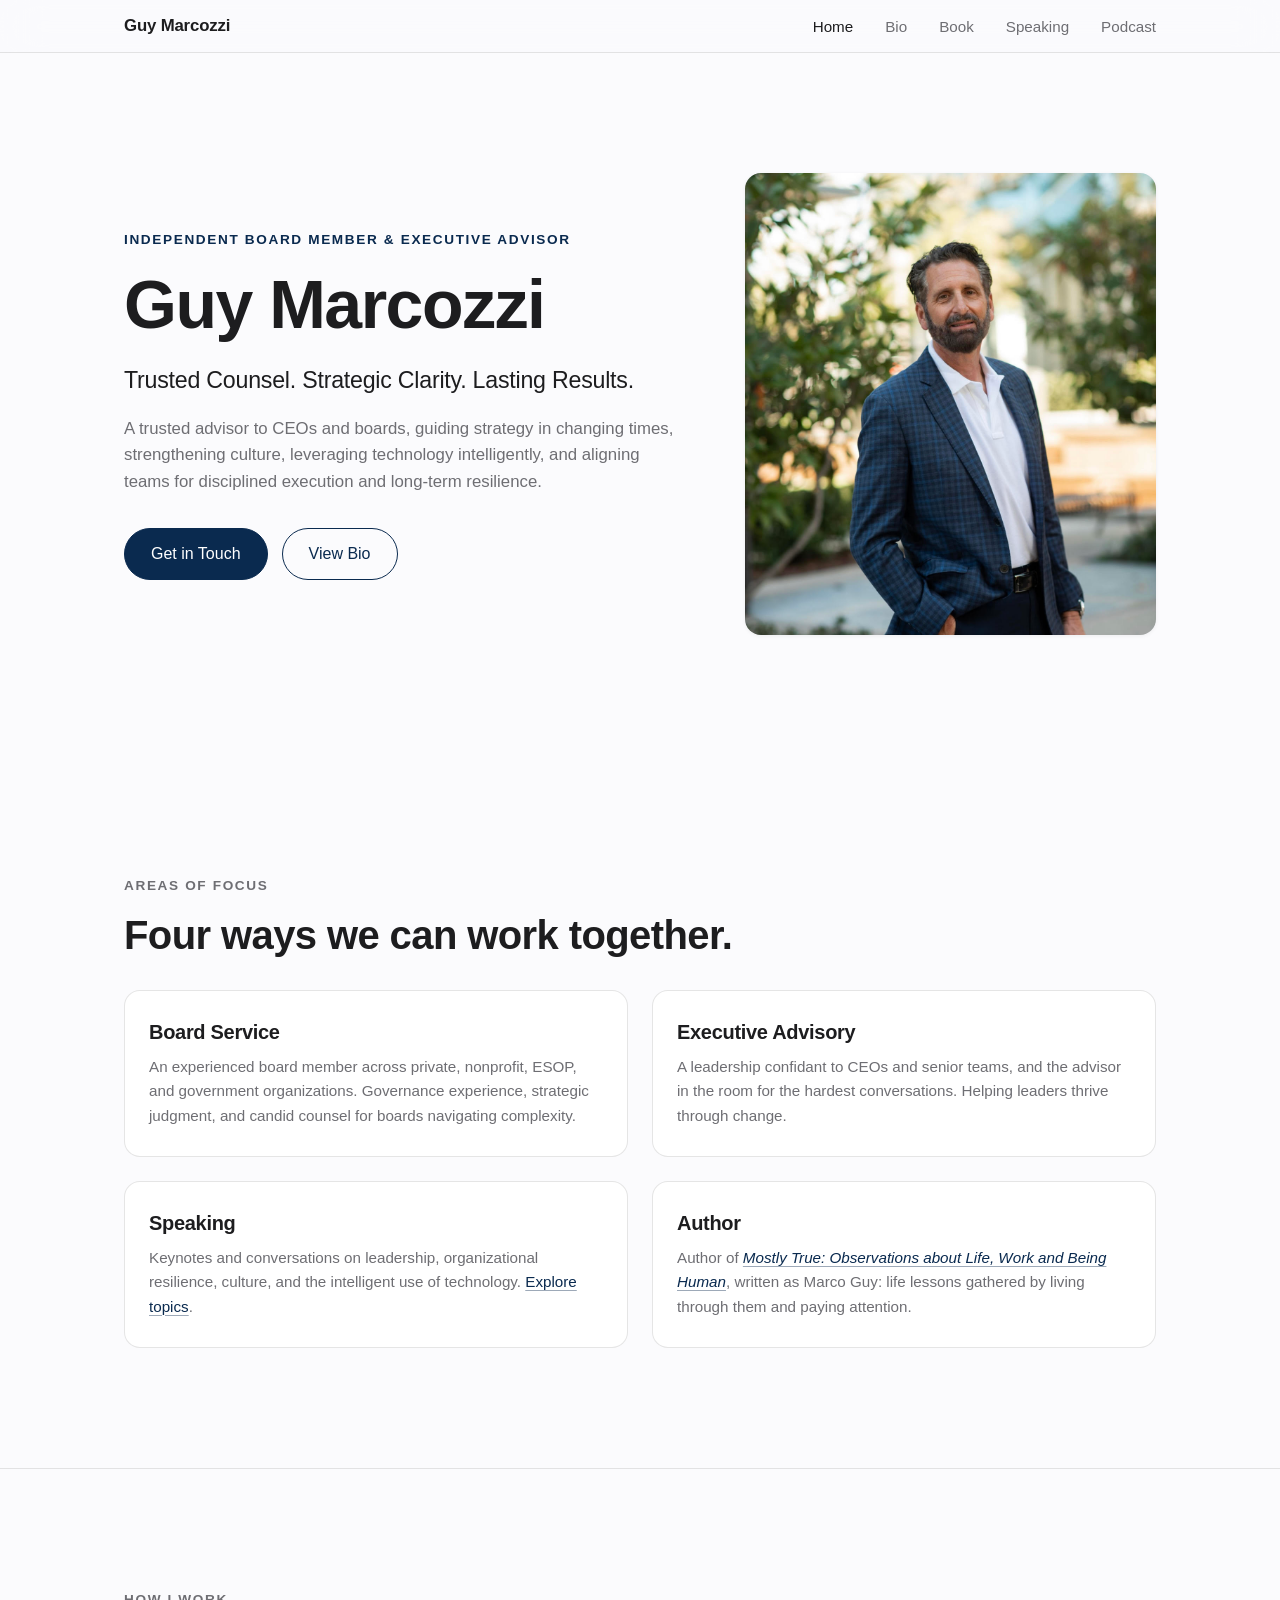
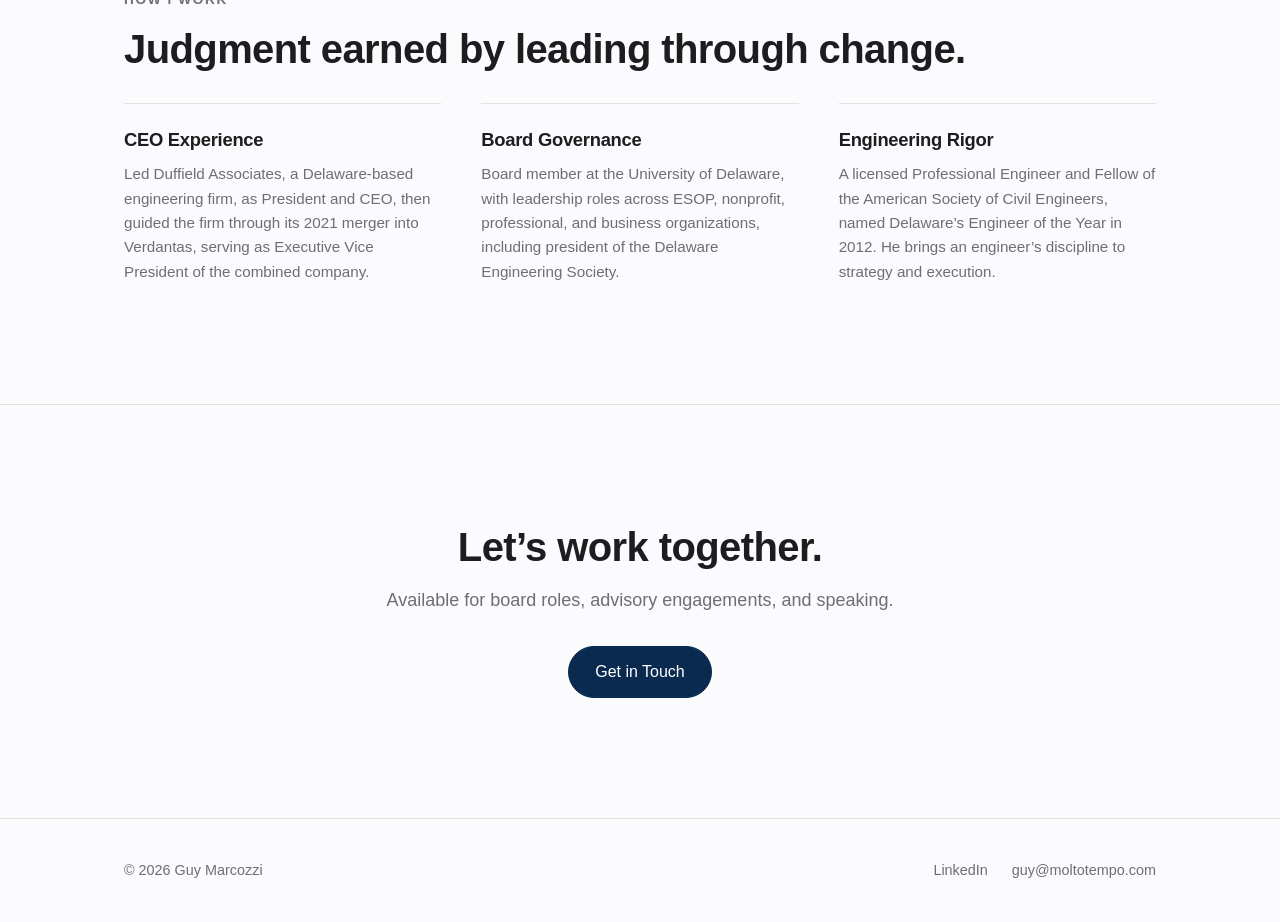
<file: index.html>
<!DOCTYPE html>
<html lang="en">
<head>
  <meta charset="UTF-8">
  <meta name="viewport" content="width=device-width, initial-scale=1.0">
  <meta name="color-scheme" content="only light">
  <title>Guy Marcozzi | Independent Board Member &amp; Executive Advisor</title>
  <meta name="description" content="Guy Marcozzi is an independent board member, executive advisor, and speaker. Trusted counsel for CEOs and boards navigating strategy, culture, and change.">
  <meta property="og:type" content="website">
  <meta property="og:title" content="Guy Marcozzi | Independent Board Member &amp; Executive Advisor">
  <meta property="og:description" content="Trusted Counsel. Strategic Clarity. Lasting Results.">
  <!-- EDIT: after publishing, make sure this matches your real domain -->
  <meta property="og:image" content="https://moltotempo.com/assets/images/headshot.jpg">
  <meta property="og:url" content="https://moltotempo.com/">
  <link rel="icon" type="image/svg+xml" href="assets/images/favicon.svg">
  <link rel="stylesheet" href="assets/css/main.css">
</head>
<body>

  <a class="skip-link" href="#main">Skip to content</a>

  <nav class="site-nav" aria-label="Main navigation">
    <div class="nav-inner">
      <a class="nav-brand" href="index.html">Guy Marcozzi</a>
      <button class="nav-toggle" aria-expanded="false" aria-controls="nav-links" aria-label="Open menu">
        <span class="bar"></span><span class="bar"></span><span class="bar"></span>
      </button>
      <ul class="nav-links" id="nav-links">
        <li><a href="index.html" aria-current="page">Home</a></li>
        <li><a href="bio.html">Bio</a></li>
        <li><a href="book.html">Book</a></li>
        <li><a href="speaking.html">Speaking</a></li>
        <li><a href="podcast.html">Podcast</a></li>
      </ul>
    </div>
  </nav>

  <main id="main">

    <section class="home-hero">
      <div class="container">
        <div class="hero-grid">
          <div class="hero-text">
            <!-- EDIT: hero headline, tagline, and supporting sentence -->
            <p class="hero-eyebrow">Independent Board Member &amp; Executive Advisor</p>
            <h1>Guy Marcozzi</h1>
            <p class="hero-tagline">Trusted Counsel. Strategic Clarity. Lasting Results.</p>
            <p class="hero-desc">
              A trusted advisor to CEOs and boards, guiding strategy in changing times,
              strengthening culture, leveraging technology intelligently, and aligning
              teams for disciplined execution and long-term resilience.
            </p>
            <!-- /EDIT -->
            <div class="btn-row">
              <a class="btn btn-solid" href="mailto:guy@moltotempo.com" data-mailto>Get in Touch</a>
              <a class="btn" href="bio.html">View Bio</a>
            </div>
          </div>
          <div class="hero-photo">
            <img src="assets/images/headshot.jpg" alt="Guy Marcozzi, wearing a navy plaid blazer, photographed outdoors" width="1170" height="1315" fetchpriority="high">
          </div>
        </div>
      </div>
    </section>

    <section class="focus-section reveal">
      <div class="container">
        <p class="section-label">Areas of Focus</p>
        <h2>Four ways we can work together.</h2>
        <div class="focus-grid">
          <!-- EDIT: Areas of Focus cards -->
          <div class="focus-card">
            <h3>Board Service</h3>
            <p>An experienced board member across private, nonprofit, ESOP, and government organizations. Governance experience, strategic judgment, and candid counsel for boards navigating complexity.</p>
          </div>
          <div class="focus-card">
            <h3>Executive Advisory</h3>
            <p>A leadership confidant to CEOs and senior teams, and the advisor in the room for the hardest conversations. Helping leaders thrive through change.</p>
          </div>
          <div class="focus-card">
            <h3>Speaking</h3>
            <p>Keynotes and conversations on leadership, organizational resilience, culture, and the intelligent use of technology. <a href="speaking.html">Explore topics</a>.</p>
          </div>
          <div class="focus-card">
            <h3>Author</h3>
            <p>Author of <a href="book.html"><em>Mostly True: Observations about Life, Work and Being Human</em></a>, written as Marco Guy: life lessons gathered by living through them and paying attention.</p>
          </div>
          <!-- /EDIT -->
        </div>
      </div>
    </section>

    <section class="proof-section reveal">
      <div class="container">
        <p class="section-label">How I Work</p>
        <h2>Judgment earned by leading through change.</h2>
        <div class="proof-grid">
          <!-- EDIT: proof points — drawn from Guy's public record; adjust wording as he prefers -->
          <div class="proof-item">
            <h3>CEO Experience</h3>
            <p>Led Duffield Associates, a Delaware-based engineering firm, as President and CEO, then guided the firm through its 2021 merger into Verdantas, serving as Executive Vice President of the combined company.</p>
          </div>
          <div class="proof-item">
            <h3>Board Governance</h3>
            <p>Board member at the University of Delaware, with leadership roles across ESOP, nonprofit, professional, and business organizations, including president of the Delaware Engineering Society.</p>
          </div>
          <div class="proof-item">
            <h3>Engineering Rigor</h3>
            <p>A licensed Professional Engineer and Fellow of the American Society of Civil Engineers, named Delaware’s Engineer of the Year in 2012. He brings an engineer’s discipline to strategy and execution.</p>
          </div>
          <!-- /EDIT -->
        </div>
      </div>
    </section>

    <section class="cta-strip reveal">
      <div class="container">
        <h2>Let’s work together.</h2>
        <p>Available for board roles, advisory engagements, and speaking.</p>
        <a class="btn btn-solid" href="mailto:guy@moltotempo.com" data-mailto>Get in Touch</a>
      </div>
    </section>

  </main>

  <footer class="site-footer">
    <div class="footer-inner">
      <p>© 2026 Guy Marcozzi</p>
      <ul class="footer-links">
        <li><a href="https://www.linkedin.com/in/guy-marcozzi-b12744a/" data-linkedin target="_blank" rel="noopener">LinkedIn</a></li>
        <li><a href="mailto:guy@moltotempo.com" data-mailto data-email-text>guy@moltotempo.com</a></li>
      </ul>
    </div>
  </footer>

  <script src="assets/js/main.js"></script>
</body>
</html>
</file>
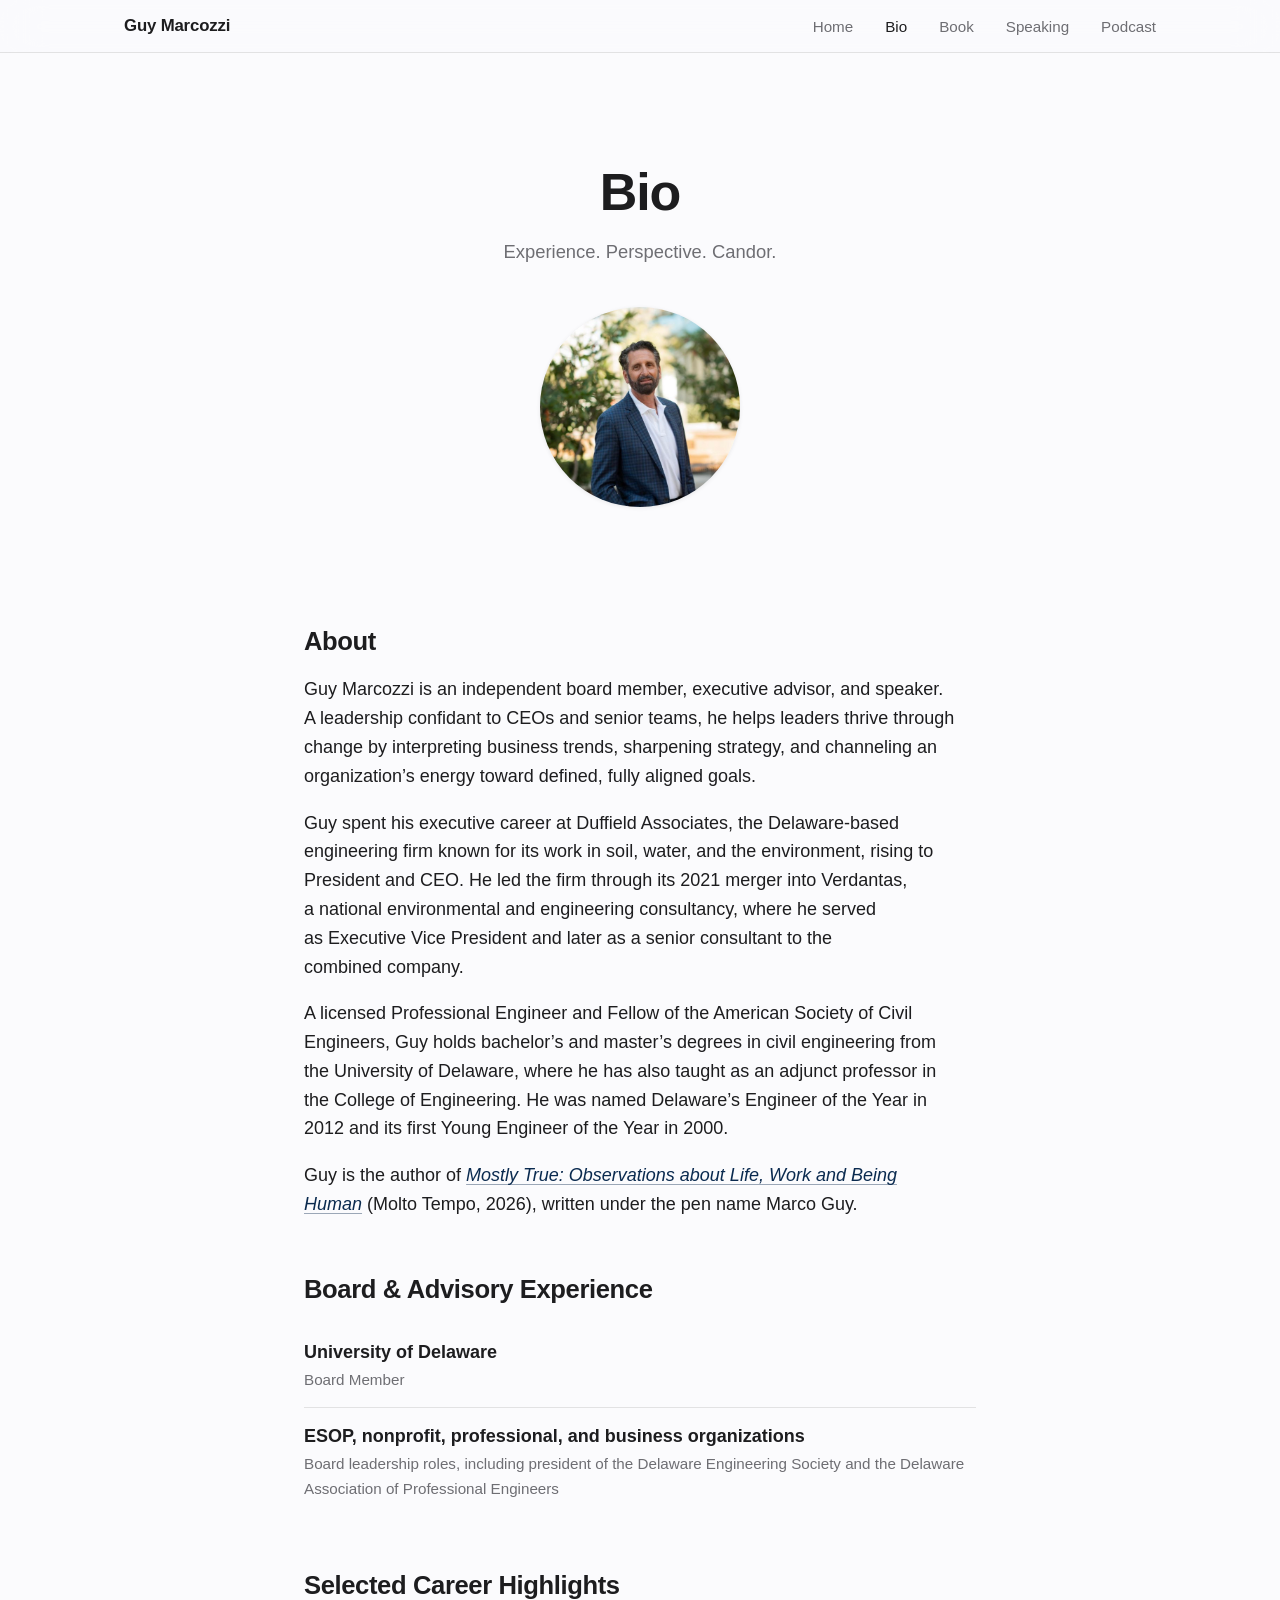
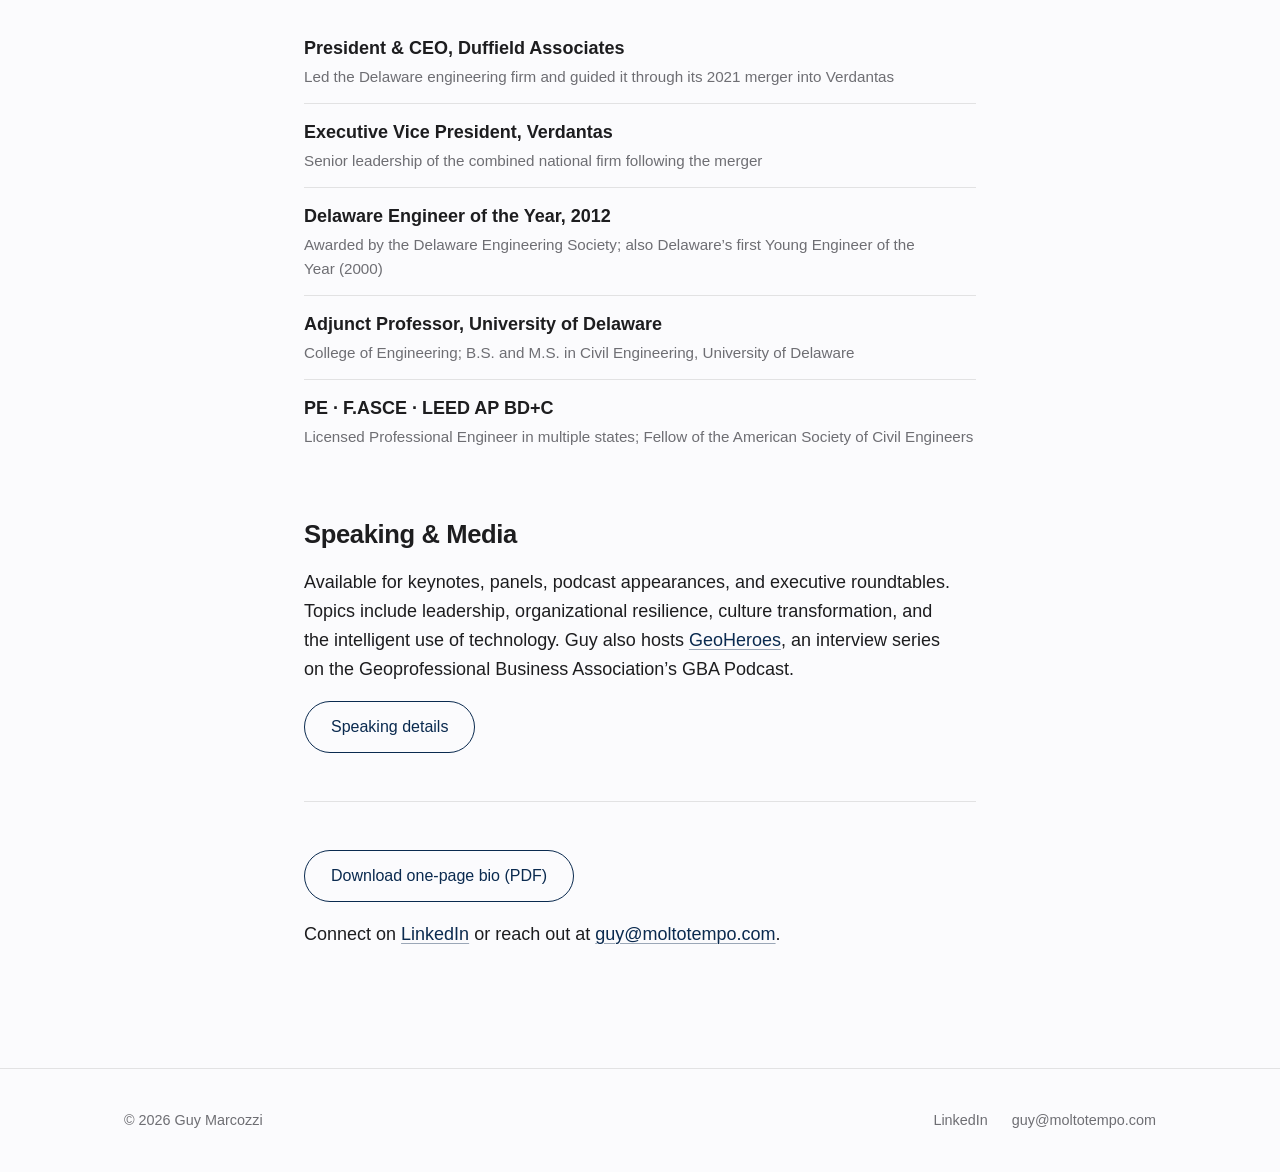
<file: bio.html>
<!DOCTYPE html>
<html lang="en">
<head>
  <meta charset="UTF-8">
  <meta name="viewport" content="width=device-width, initial-scale=1.0">
  <meta name="color-scheme" content="only light">
  <title>Bio | Guy Marcozzi</title>
  <meta name="description" content="About Guy Marcozzi: former President &amp; CEO of Duffield Associates, board member at the University of Delaware, executive advisor, and licensed Professional Engineer.">
  <meta property="og:type" content="profile">
  <meta property="og:title" content="Bio | Guy Marcozzi">
  <meta property="og:description" content="Experience. Perspective. Candor.">
  <!-- EDIT: after publishing, make sure this matches your real domain -->
  <meta property="og:image" content="https://moltotempo.com/assets/images/headshot.jpg">
  <meta property="og:url" content="https://moltotempo.com/bio.html">
  <link rel="icon" type="image/svg+xml" href="assets/images/favicon.svg">
  <link rel="stylesheet" href="assets/css/main.css">
</head>
<body>

  <a class="skip-link" href="#main">Skip to content</a>

  <nav class="site-nav" aria-label="Main navigation">
    <div class="nav-inner">
      <a class="nav-brand" href="index.html">Guy Marcozzi</a>
      <button class="nav-toggle" aria-expanded="false" aria-controls="nav-links" aria-label="Open menu">
        <span class="bar"></span><span class="bar"></span><span class="bar"></span>
      </button>
      <ul class="nav-links" id="nav-links">
        <li><a href="index.html">Home</a></li>
        <li><a href="bio.html" aria-current="page">Bio</a></li>
        <li><a href="book.html">Book</a></li>
        <li><a href="speaking.html">Speaking</a></li>
        <li><a href="podcast.html">Podcast</a></li>
      </ul>
    </div>
  </nav>

  <main id="main">

    <section class="page-hero">
      <div class="container">
        <h1 class="page-title">Bio</h1>
        <p class="page-subtitle">Experience. Perspective. Candor.</p>
        <img class="bio-photo" src="assets/images/headshot-small.jpg" alt="Guy Marcozzi" width="200" height="200">
      </div>
    </section>

    <section class="page-body">
      <div class="container content-narrow">

        <h2>About</h2>
        <!-- EDIT: About — drafted from Guy's public LinkedIn profile and press coverage.
             Replace with his own preferred bio wording. -->
        <p>
          Guy Marcozzi is an independent board member, executive advisor, and speaker.
          A leadership confidant to CEOs and senior teams, he helps leaders thrive
          through change by interpreting business trends, sharpening strategy, and
          channeling an organization’s energy toward defined, fully aligned goals.
        </p>
        <p>
          Guy spent his executive career at Duffield Associates, the Delaware-based
          engineering firm known for its work in soil, water, and the environment,
          rising to President and CEO. He led the firm through its 2021 merger into
          Verdantas, a national environmental and engineering consultancy, where he
          served as Executive Vice President and later as a senior consultant to the
          combined company.
        </p>
        <p>
          A licensed Professional Engineer and Fellow of the American Society of
          Civil Engineers, Guy holds bachelor’s and master’s degrees in civil
          engineering from the University of Delaware, where he has also taught as an
          adjunct professor in the College of Engineering. He was named Delaware’s
          Engineer of the Year in 2012 and its first Young Engineer of the Year in 2000.
        </p>
        <p>
          Guy is the author of <a href="book.html"><em>Mostly True: Observations
          about Life, Work and Being Human</em></a> (Molto Tempo, 2026), written
          under the pen name Marco Guy.
        </p>
        <!-- /EDIT -->

        <h2>Board &amp; Advisory Experience</h2>
        <!-- EDIT: Board & Advisory list — add roles, companies, and dates as
             Guy wants them presented. Only publicly verifiable items are listed now. -->
        <ul>
          <li>
            <strong>University of Delaware</strong>
            <span class="detail">Board Member</span>
          </li>
          <li>
            <strong>ESOP, nonprofit, professional, and business organizations</strong>
            <span class="detail">Board leadership roles, including president of the Delaware Engineering Society and the Delaware Association of Professional Engineers</span>
          </li>
        </ul>
        <!-- /EDIT -->

        <h2>Selected Career Highlights</h2>
        <!-- EDIT: Career highlights — reorder or reword as preferred -->
        <ul>
          <li>
            <strong>President &amp; CEO, Duffield Associates</strong>
            <span class="detail">Led the Delaware engineering firm and guided it through its 2021 merger into Verdantas</span>
          </li>
          <li>
            <strong>Executive Vice President, Verdantas</strong>
            <span class="detail">Senior leadership of the combined national firm following the merger</span>
          </li>
          <li>
            <strong>Delaware Engineer of the Year, 2012</strong>
            <span class="detail">Awarded by the Delaware Engineering Society; also Delaware’s first Young Engineer of the Year (2000)</span>
          </li>
          <li>
            <strong>Adjunct Professor, University of Delaware</strong>
            <span class="detail">College of Engineering; B.S. and M.S. in Civil Engineering, University of Delaware</span>
          </li>
          <li>
            <strong>PE · F.ASCE · LEED AP BD+C</strong>
            <span class="detail">Licensed Professional Engineer in multiple states; Fellow of the American Society of Civil Engineers</span>
          </li>
        </ul>
        <!-- /EDIT -->

        <h2>Speaking &amp; Media</h2>
        <p>
          Available for keynotes, panels, podcast appearances, and executive
          roundtables. Topics include leadership, organizational resilience, culture
          transformation, and the intelligent use of technology. Guy also hosts
          <a href="podcast.html">GeoHeroes</a>, an interview series on the
          Geoprofessional Business Association’s GBA Podcast.
        </p>
        <p>
          <a class="btn" href="speaking.html">Speaking details</a>
        </p>

        <hr class="divider">

        <!-- EDIT: One-page bio PDF. To regenerate after editing the bio,
             replace the file at assets/guy-marcozzi-bio.pdf (print this page
             to PDF from your browser works fine). -->
        <p><a class="btn" href="assets/guy-marcozzi-bio.pdf" download>Download one-page bio (PDF)</a></p>
        <p>
          Connect on <a href="https://www.linkedin.com/in/guy-marcozzi-b12744a/" data-linkedin target="_blank" rel="noopener">LinkedIn</a>
          or reach out at <a href="mailto:guy@moltotempo.com" data-mailto data-email-text>guy@moltotempo.com</a>.
        </p>

      </div>
    </section>

  </main>

  <footer class="site-footer">
    <div class="footer-inner">
      <p>© 2026 Guy Marcozzi</p>
      <ul class="footer-links">
        <li><a href="https://www.linkedin.com/in/guy-marcozzi-b12744a/" data-linkedin target="_blank" rel="noopener">LinkedIn</a></li>
        <li><a href="mailto:guy@moltotempo.com" data-mailto data-email-text>guy@moltotempo.com</a></li>
      </ul>
    </div>
  </footer>

  <script src="assets/js/main.js"></script>
</body>
</html>
</file>
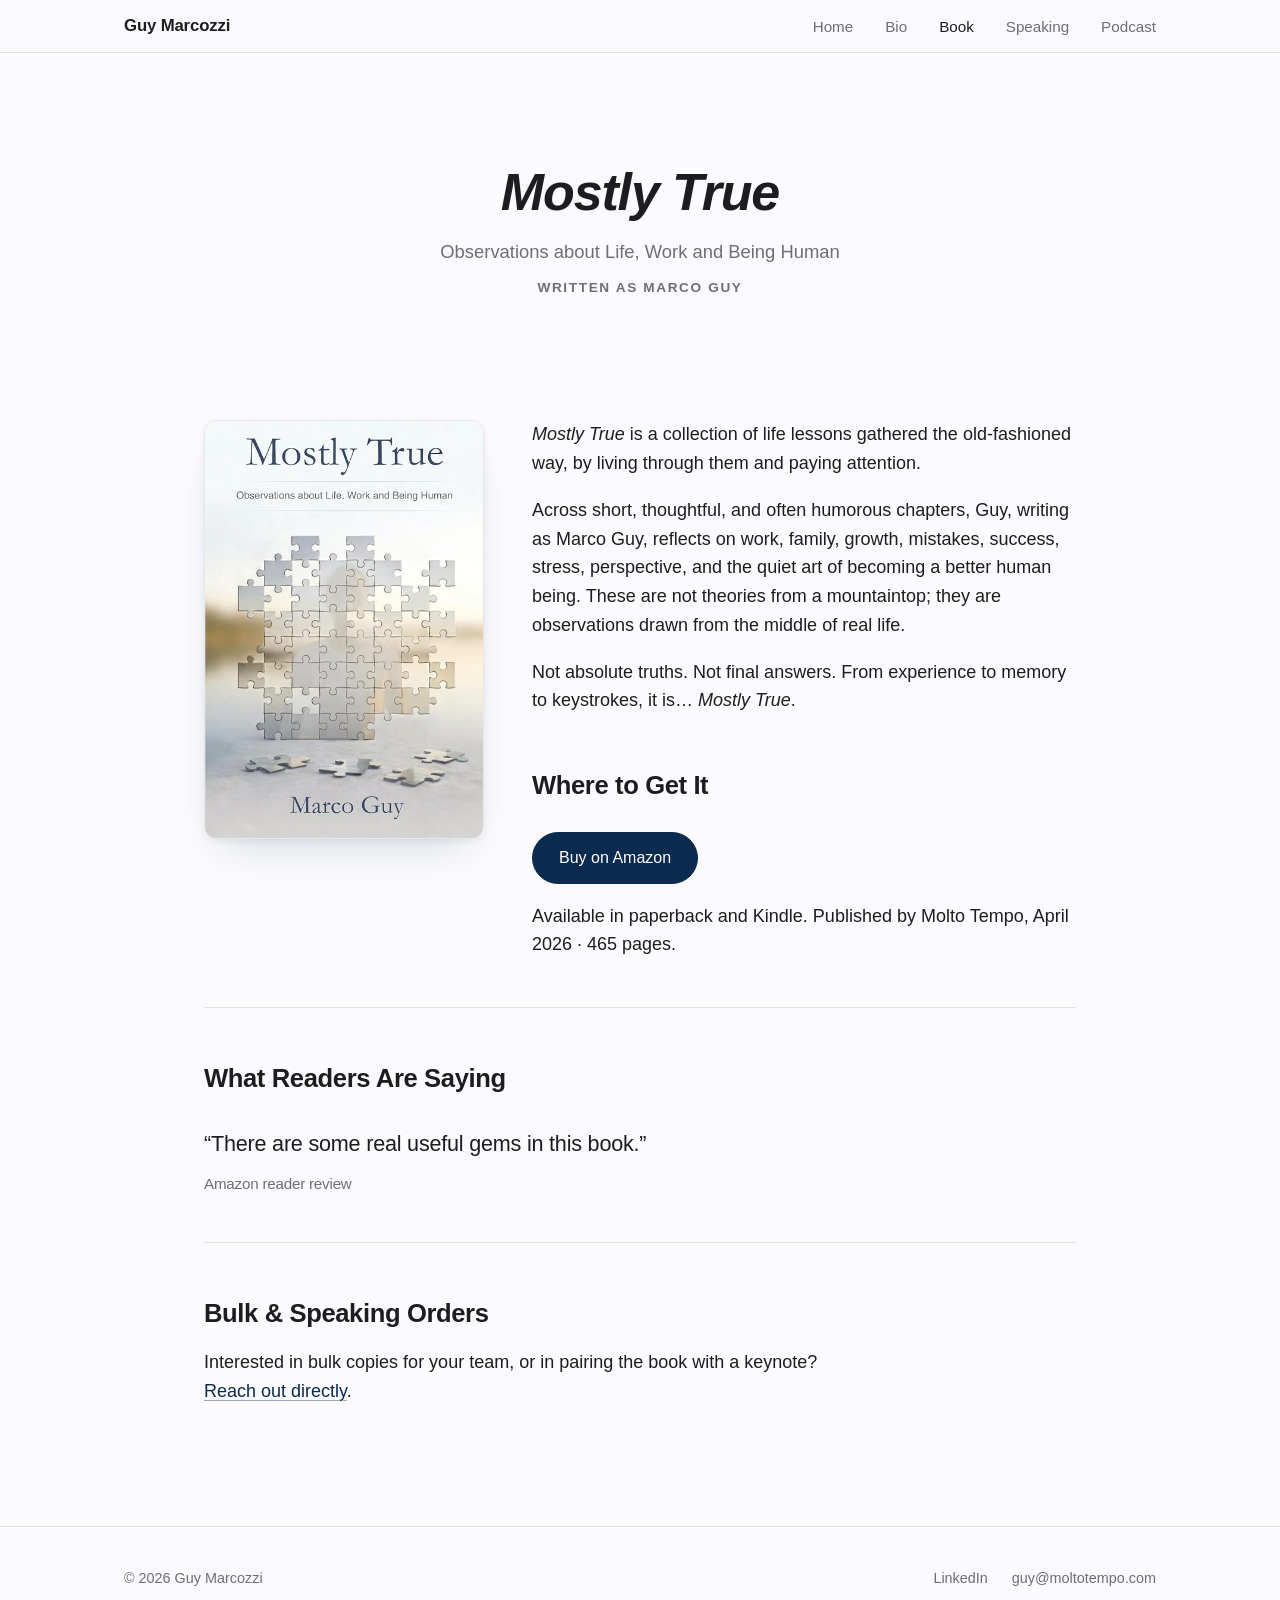
<file: book.html>
<!DOCTYPE html>
<html lang="en">
<head>
  <meta charset="UTF-8">
  <meta name="viewport" content="width=device-width, initial-scale=1.0">
  <meta name="color-scheme" content="only light">
  <title>Mostly True | Guy Marcozzi</title>
  <meta name="description" content="Mostly True: Observations about Life, Work and Being Human, a book of life lessons by Guy Marcozzi, written as Marco Guy. Available on Amazon in paperback and Kindle.">
  <meta property="og:type" content="book">
  <meta property="og:title" content="Mostly True: Observations about Life, Work and Being Human">
  <meta property="og:description" content="Life lessons gathered the old-fashioned way, by living through them and paying attention.">
  <!-- EDIT: after publishing, make sure this matches your real domain -->
  <meta property="og:image" content="https://moltotempo.com/assets/images/headshot.jpg">
  <meta property="og:url" content="https://moltotempo.com/book.html">
  <link rel="icon" type="image/svg+xml" href="assets/images/favicon.svg">
  <link rel="stylesheet" href="assets/css/main.css">
</head>
<body>

  <a class="skip-link" href="#main">Skip to content</a>

  <nav class="site-nav" aria-label="Main navigation">
    <div class="nav-inner">
      <a class="nav-brand" href="index.html">Guy Marcozzi</a>
      <button class="nav-toggle" aria-expanded="false" aria-controls="nav-links" aria-label="Open menu">
        <span class="bar"></span><span class="bar"></span><span class="bar"></span>
      </button>
      <ul class="nav-links" id="nav-links">
        <li><a href="index.html">Home</a></li>
        <li><a href="bio.html">Bio</a></li>
        <li><a href="book.html" aria-current="page">Book</a></li>
        <li><a href="speaking.html">Speaking</a></li>
        <li><a href="podcast.html">Podcast</a></li>
      </ul>
    </div>
  </nav>

  <main id="main">

    <section class="page-hero">
      <div class="container">
        <!-- EDIT: book title and subtitle -->
        <h1 class="page-title"><em>Mostly True</em></h1>
        <p class="page-subtitle">Observations about Life, Work and Being Human<br><span class="byline">Written as Marco Guy</span></p>
        <!-- /EDIT -->
      </div>
    </section>

    <section class="page-body">
      <div class="container content-mid">

        <div class="book-layout">
          <div class="book-cover">
            <img src="assets/images/book-cover.jpg" alt="Cover of Mostly True: Observations about Life, Work and Being Human, by Marco Guy" width="467" height="700">
          </div>
          <div class="book-info">
            <!-- EDIT: book description — adapted from the Amazon listing -->
            <p>
              <em>Mostly True</em> is a collection of life lessons gathered the
              old-fashioned way, by living through them and paying attention.
            </p>
            <p>
              Across short, thoughtful, and often humorous chapters, Guy, writing
              as Marco Guy, reflects on work, family, growth, mistakes, success,
              stress, perspective, and the quiet art of becoming a better human
              being. These are not theories from a mountaintop; they are
              observations drawn from the middle of real life.
            </p>
            <p>
              Not absolute truths. Not final answers. From experience to memory to
              keystrokes, it is… <em>Mostly True</em>.
            </p>
            <!-- /EDIT -->

            <h2>Where to Get It</h2>
            <p class="btn-row">
              <a href="https://www.amazon.com/Mostly-True-Observations-about-Being/dp/B0GWJXSN2W" target="_blank" rel="noopener" class="btn btn-solid">Buy on Amazon</a>
            </p>
            <p>
              Available in paperback and Kindle. Published by Molto Tempo, April 2026 · 465 pages.
              <!-- EDIT: add more retailer buttons above as needed, e.g.
              <a href="YOUR_BOOKSHOP_LINK" target="_blank" rel="noopener" class="btn">Bookshop.org</a>
              -->
            </p>
          </div>
        </div>

        <hr class="divider">

        <h2>What Readers Are Saying</h2>
        <!-- EDIT: reader reviews and endorsements — add more as they come in -->
        <blockquote>
          “There are some real useful gems in this book.”
          <footer>Amazon reader review</footer>
        </blockquote>
        <!-- /EDIT -->

        <hr class="divider">

        <h2>Bulk &amp; Speaking Orders</h2>
        <p>
          Interested in bulk copies for your team, or in pairing the book with a
          keynote? <a href="mailto:guy@moltotempo.com" data-mailto>Reach out directly</a>.
        </p>

      </div>
    </section>

  </main>

  <footer class="site-footer">
    <div class="footer-inner">
      <p>© 2026 Guy Marcozzi</p>
      <ul class="footer-links">
        <li><a href="https://www.linkedin.com/in/guy-marcozzi-b12744a/" data-linkedin target="_blank" rel="noopener">LinkedIn</a></li>
        <li><a href="mailto:guy@moltotempo.com" data-mailto data-email-text>guy@moltotempo.com</a></li>
      </ul>
    </div>
  </footer>

  <script src="assets/js/main.js"></script>
</body>
</html>
</file>
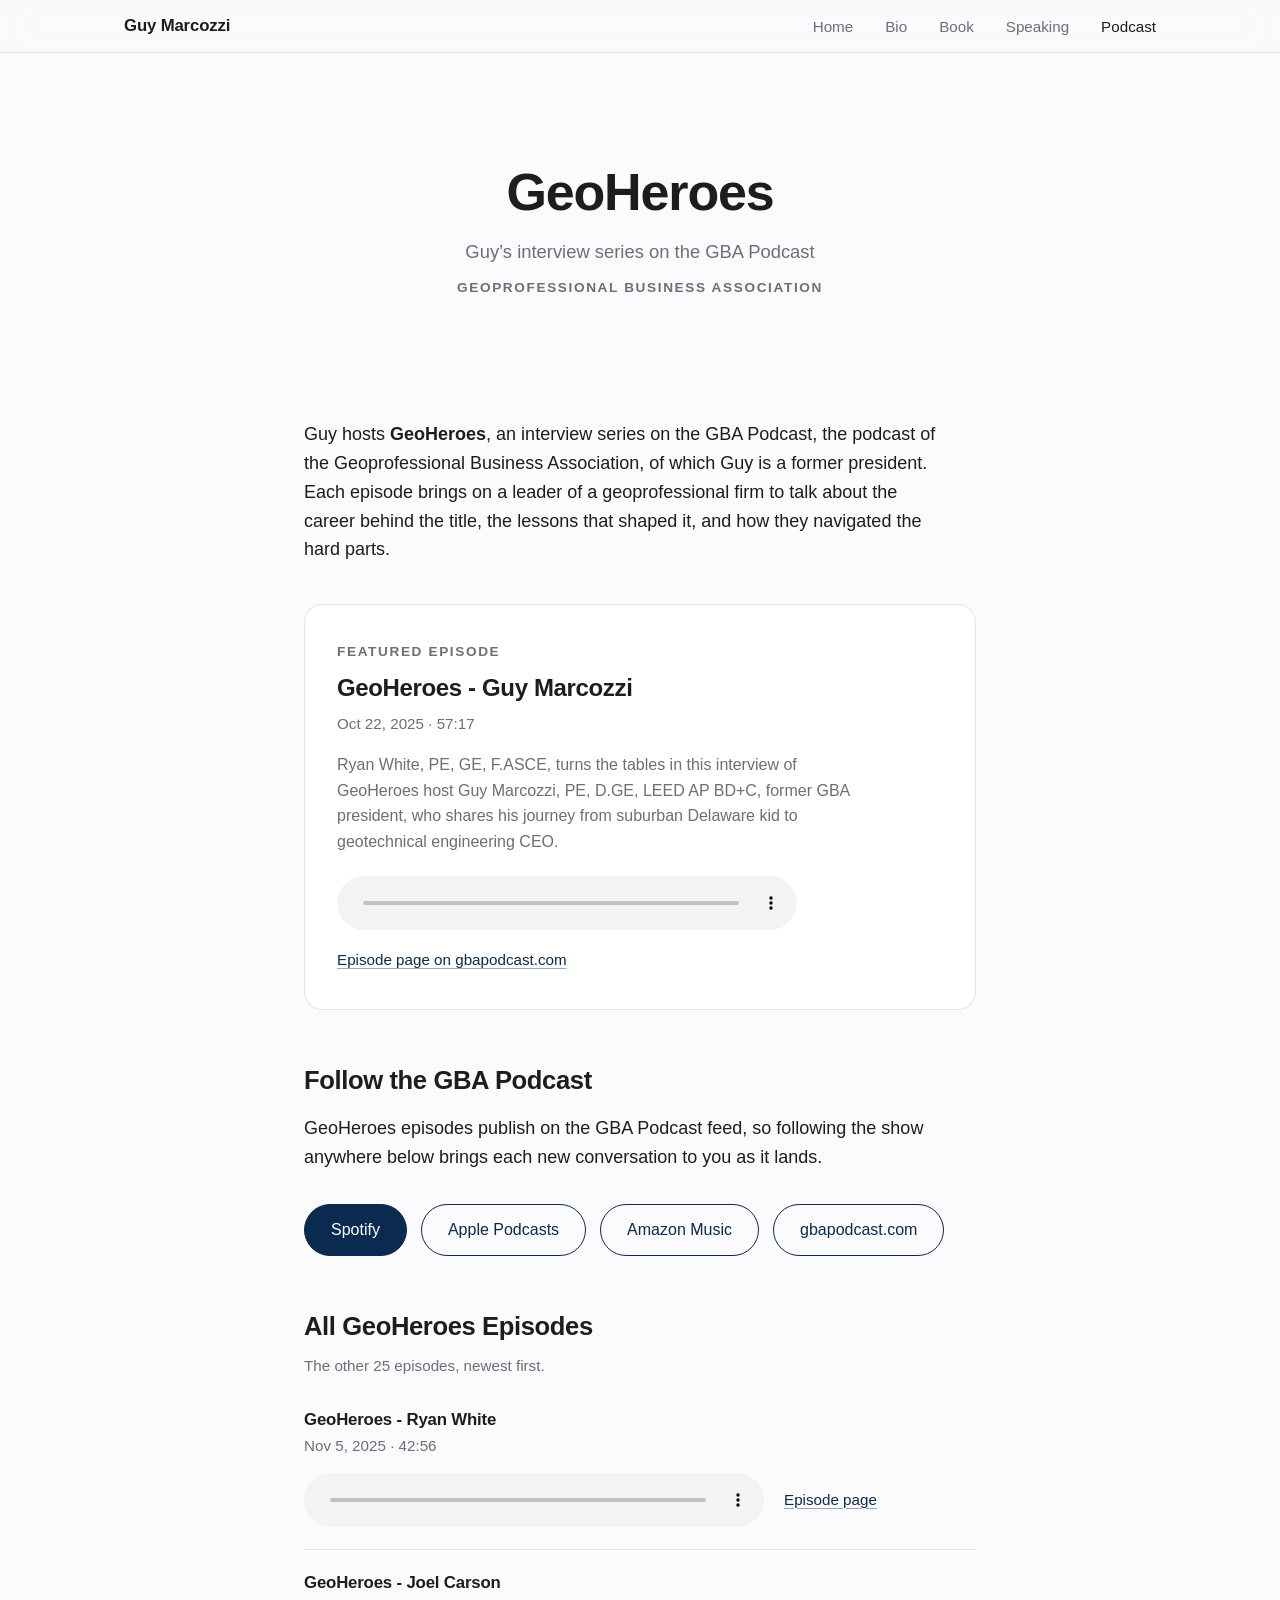
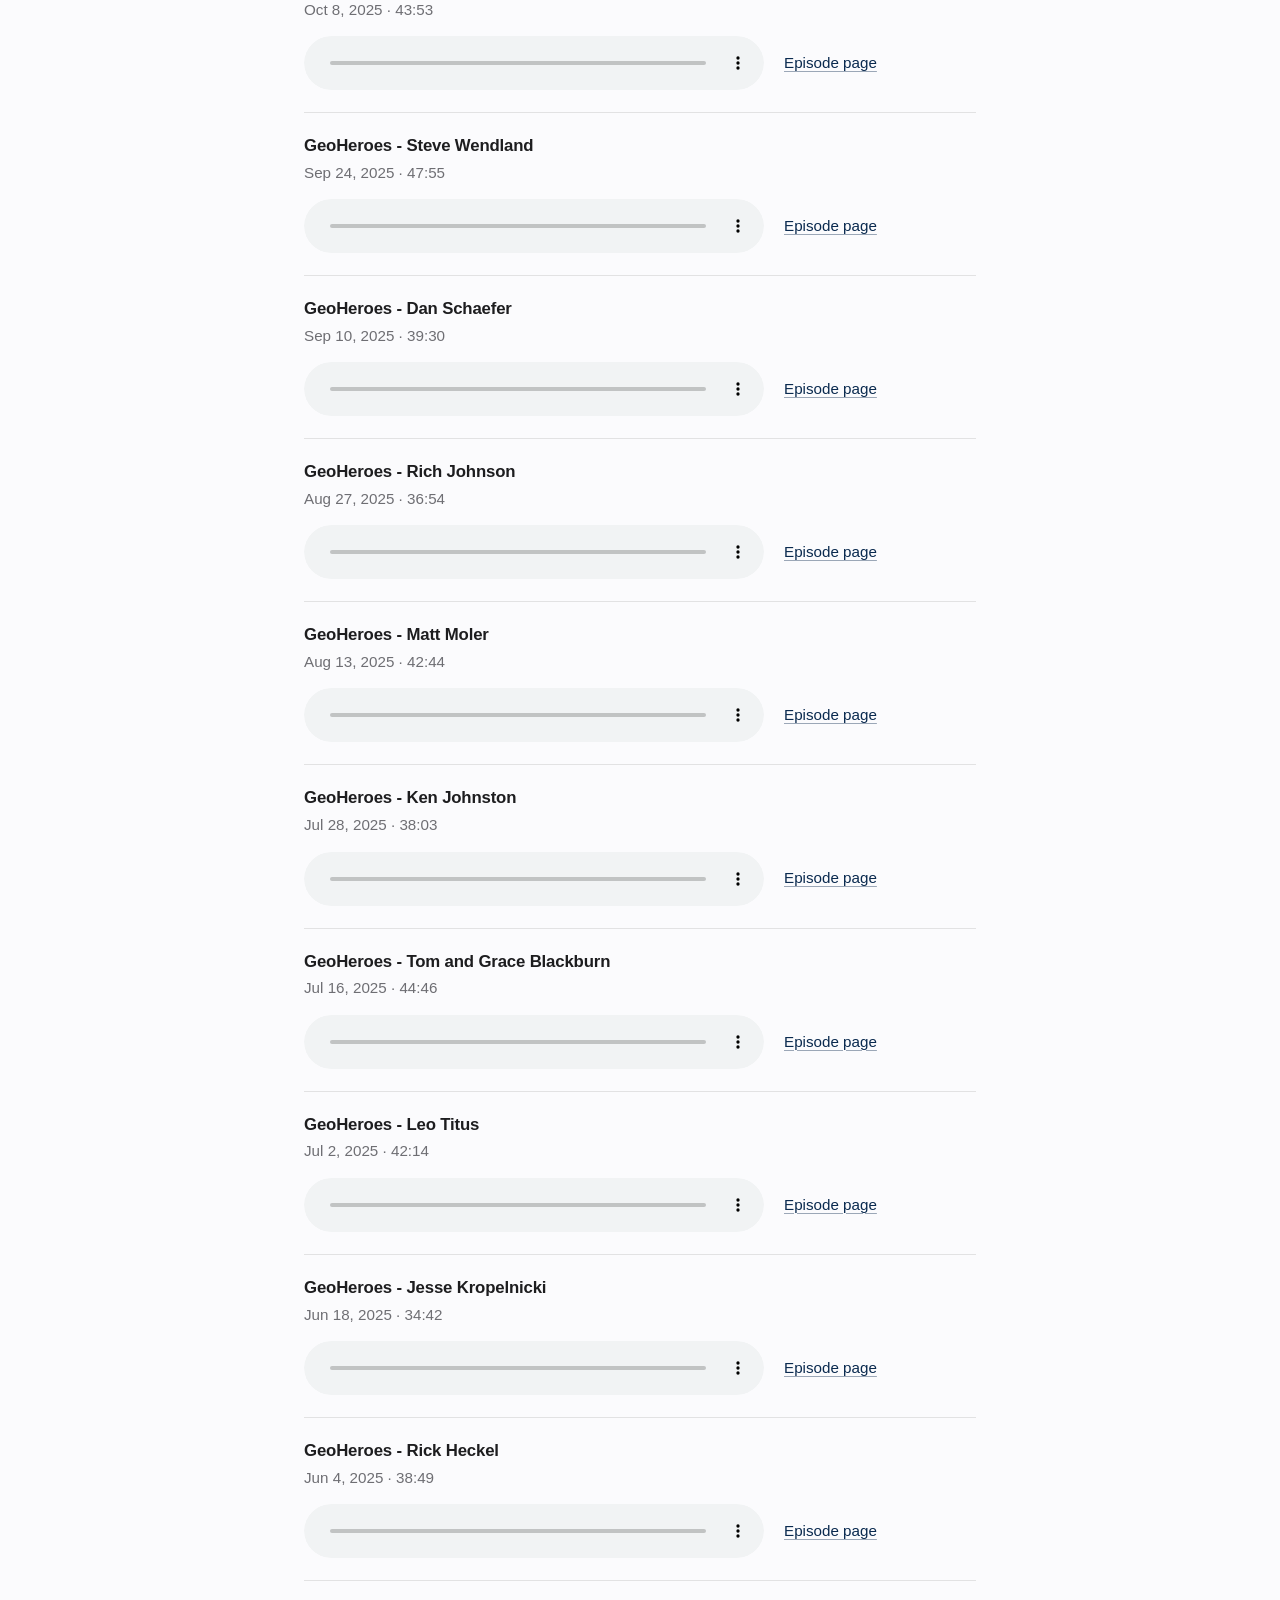
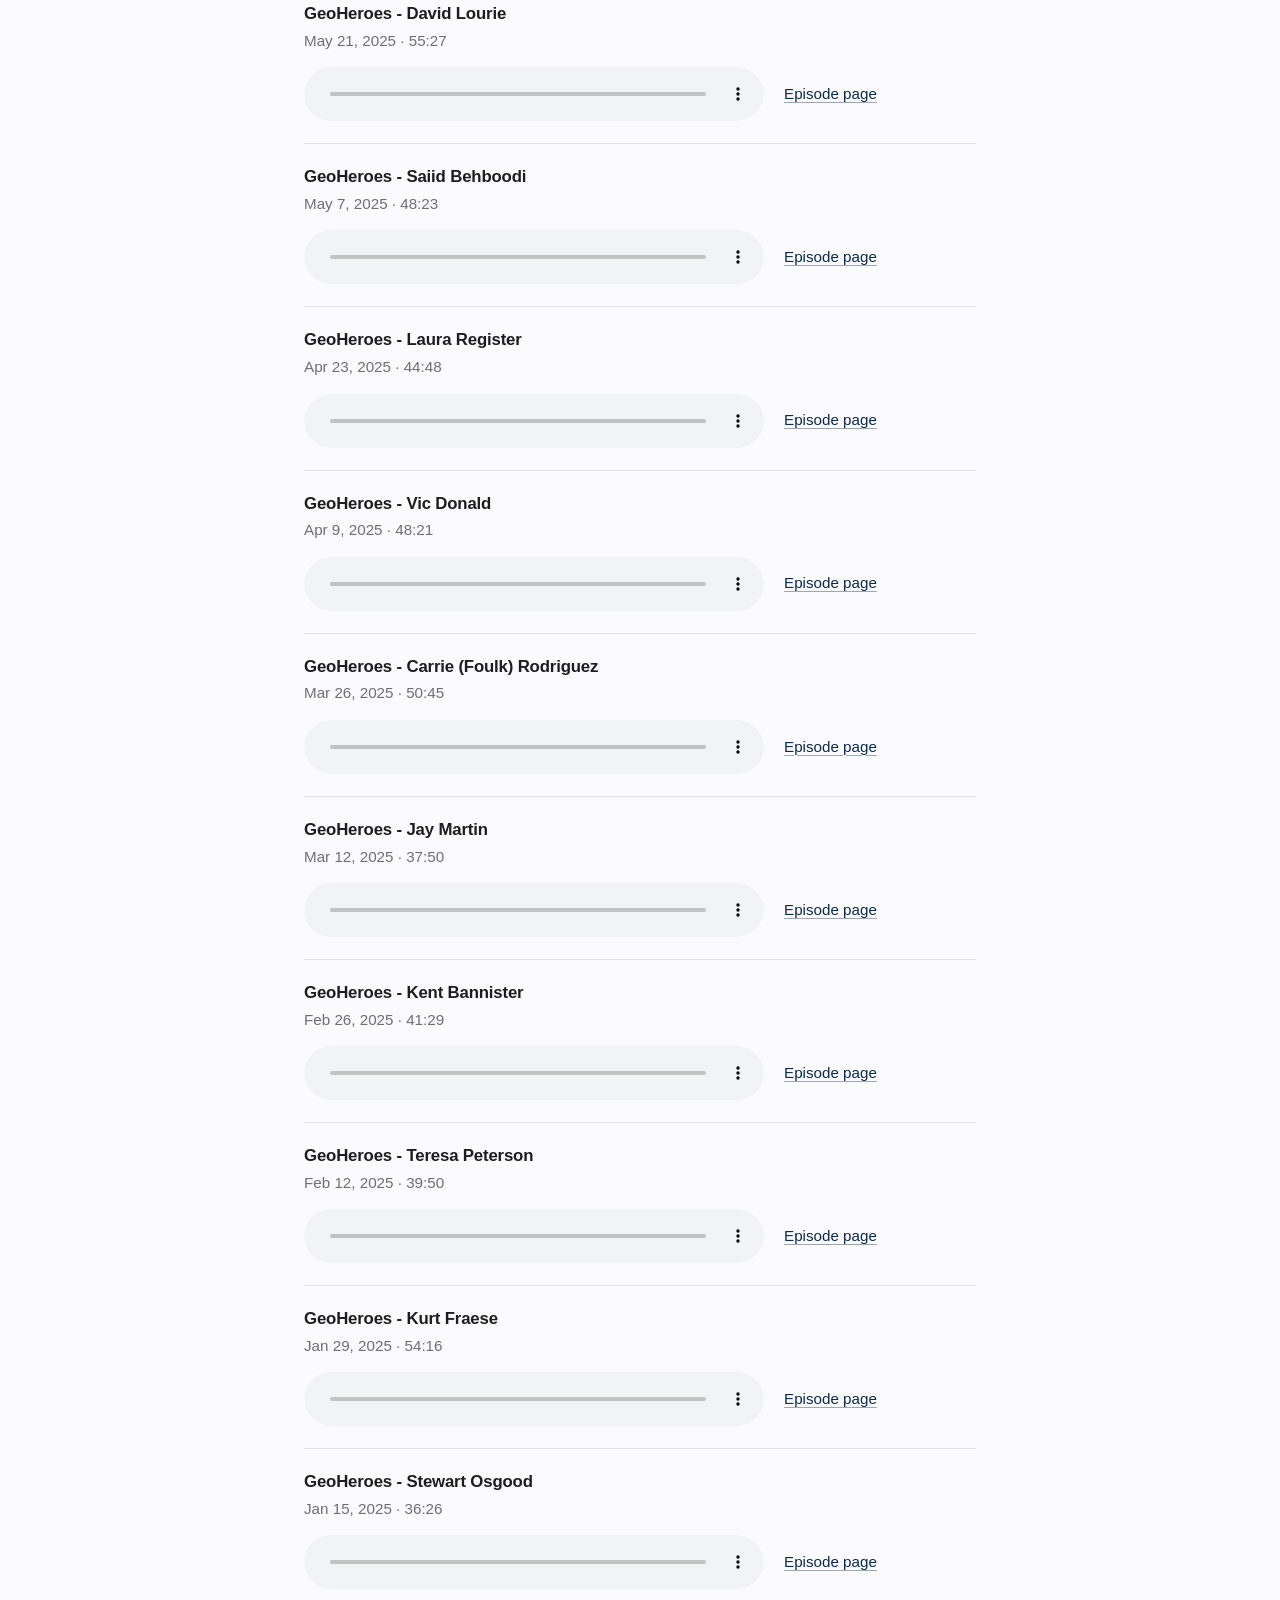
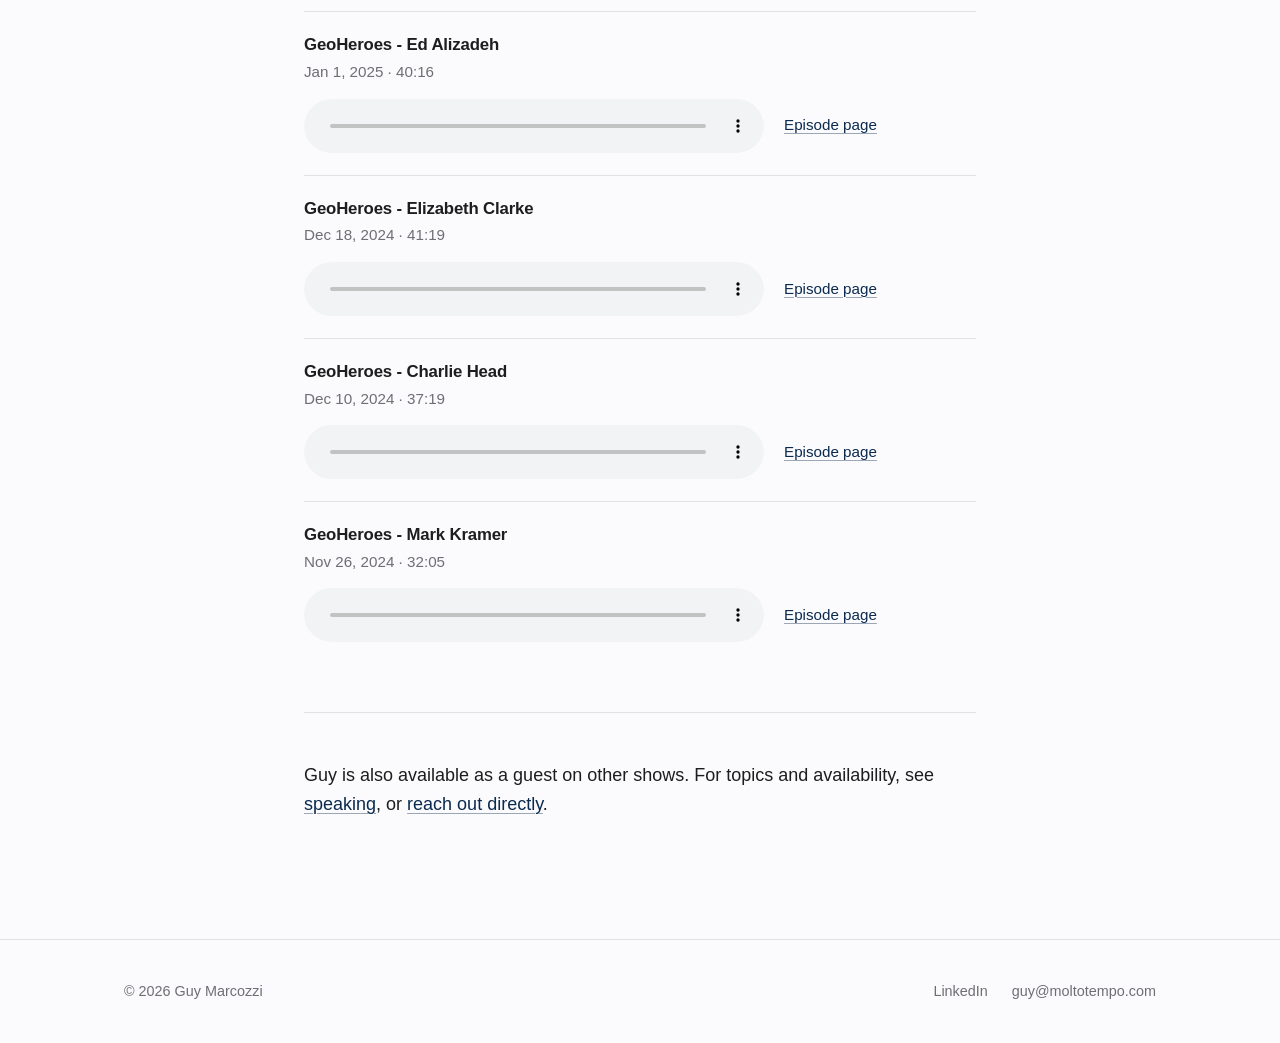
<file: podcast.html>
<!DOCTYPE html>
<html lang="en">
<head>
  <meta charset="UTF-8">
  <meta name="viewport" content="width=device-width, initial-scale=1.0">
  <meta name="color-scheme" content="only light">
  <title>GeoHeroes on the GBA Podcast | Guy Marcozzi</title>
  <meta name="description" content="Guy Marcozzi hosts GeoHeroes on the GBA Podcast: interviews with leaders of geoprofessional firms. All 26 episodes, playable here.">
  <meta property="og:type" content="website">
  <meta property="og:title" content="GeoHeroes on the GBA Podcast | Guy Marcozzi">
  <meta property="og:description" content="Guy Marcozzi’s interview series with the leaders of geoprofessional firms. All 26 GeoHeroes episodes, free to play.">
  <!-- EDIT: after publishing, make sure this matches your real domain -->
  <meta property="og:image" content="https://moltotempo.com/assets/images/headshot.jpg">
  <meta property="og:url" content="https://moltotempo.com/podcast.html">
  <link rel="icon" type="image/svg+xml" href="assets/images/favicon.svg">
  <link rel="stylesheet" href="assets/css/main.css">
</head>
<body>

  <a class="skip-link" href="#main">Skip to content</a>

  <nav class="site-nav" aria-label="Main navigation">
    <div class="nav-inner">
      <a class="nav-brand" href="index.html">Guy Marcozzi</a>
      <button class="nav-toggle" aria-expanded="false" aria-controls="nav-links" aria-label="Open menu">
        <span class="bar"></span><span class="bar"></span><span class="bar"></span>
      </button>
      <ul class="nav-links" id="nav-links">
        <li><a href="index.html">Home</a></li>
        <li><a href="bio.html">Bio</a></li>
        <li><a href="book.html">Book</a></li>
        <li><a href="speaking.html">Speaking</a></li>
        <li><a href="podcast.html" aria-current="page">Podcast</a></li>
      </ul>
    </div>
  </nav>

  <main id="main">

    <section class="page-hero">
      <div class="container">
        <!-- EDIT: series name and subtitle -->
        <h1 class="page-title">GeoHeroes</h1>
        <p class="page-subtitle">Guy’s interview series on the GBA Podcast<br><span class="byline">Geoprofessional Business Association</span></p>
        <!-- /EDIT -->
      </div>
    </section>

    <section class="page-body">
      <div class="container content-narrow">

        <!-- EDIT: GeoHeroes intro — what the series is and who it is for. -->
        <p>
          Guy hosts <strong>GeoHeroes</strong>, an interview series on the GBA
          Podcast, the podcast of the Geoprofessional Business Association,
          of which Guy is a former president. Each episode brings on a leader of a
          geoprofessional firm to talk about the career behind the title, the
          lessons that shaped it, and how they navigated the hard parts.
        </p>
        <!-- /EDIT -->

        <!-- EDIT: featured episode — the one that opens the page.
             To feature a different episode, swap its values below: the
             title, the date and duration, one line of description, and the
             two URLs (the audio src and the episode-page link). The "HOW TO
             ADD AN EPISODE" note further down says where each one comes
             from, and remember to update both aria-labels. -->
        <article class="episode-featured">
          <p class="section-label">Featured episode</p>
          <h2 class="featured-title">GeoHeroes - Guy Marcozzi</h2>
          <p class="episode-meta"><time datetime="2025-10-22">Oct 22, 2025</time> · 57:17</p>
          <p class="episode-desc">
            Ryan White, PE, GE, F.ASCE, turns the tables in this interview of GeoHeroes host Guy Marcozzi, PE, D.GE, LEED AP BD+C, former GBA president, who shares his journey from suburban Delaware kid to geotechnical engineering CEO.
          </p>
          <audio class="episode-audio" controls preload="none" src="https://aphid.fireside.fm/d/1437767933/3927e448-32cc-4bcf-8b2b-57d92cd5688d/eb5b55ab-4ff0-48ce-bd72-0786701d6bba.mp3" aria-label="Listen to GeoHeroes - Guy Marcozzi">
            Your browser doesn’t support audio playback. <a href="https://aphid.fireside.fm/d/1437767933/3927e448-32cc-4bcf-8b2b-57d92cd5688d/eb5b55ab-4ff0-48ce-bd72-0786701d6bba.mp3">Download this episode</a>.
          </audio>
          <p class="episode-featured-link">
            <a href="https://www.gbapodcast.com/gh25" target="_blank" rel="noopener" aria-label="Episode page for GeoHeroes - Guy Marcozzi (opens in a new tab)">Episode page on gbapodcast.com</a>
          </p>
        </article>
        <!-- /EDIT -->

        <h2>Follow the GBA Podcast</h2>
        <p>
          GeoHeroes episodes publish on the GBA Podcast feed, so following the show
          anywhere below brings each new conversation to you as it lands.
        </p>

        <!-- EDIT: follow links — add a platform by copying one of these buttons -->
        <div class="btn-row">
          <a class="btn btn-solid" href="https://open.spotify.com/show/3HuFRrknFSpXReoCb85mxi" target="_blank" rel="noopener">Spotify</a>
          <a class="btn" href="https://podcasts.apple.com/us/podcast/gba-podcast/id1511334534" target="_blank" rel="noopener">Apple Podcasts</a>
          <a class="btn" href="https://music.amazon.com/podcasts/0f9fbc27-febc-436a-b003-577527a130ac/GBA-Podcast" target="_blank" rel="noopener">Amazon Music</a>
          <a class="btn" href="https://www.gbapodcast.com/" target="_blank" rel="noopener">gbapodcast.com</a>
        </div>
        <!-- /EDIT -->

        <h2 id="episodes">All GeoHeroes Episodes</h2>
        <p class="episode-count">The other 25 episodes, newest first.</p>

        <!-- ============================================================
             HOW TO ADD AN EPISODE:

             Every row in the list below is one <li>. To add a new episode,
             copy the FIRST <li> (from "<li>" through "</li>"), paste the
             copy directly above it so the newest episode stays on top, and
             replace these six values:

               1. <h3> text ................ episode title  (e.g. "GeoHeroes - Jane Doe")
               2. <time datetime="...">..... machine date, YYYY-MM-DD
               3. <time> text .............. printed date   (e.g. "Nov 5, 2025")
               4. after "·" ................ run time       (e.g. "42:56")
               5. audio src=" ... " ........ the .mp3 audio URL
               6. <a href=" ... " .......... the episode page on gbapodcast.com

             Also update the aria-label on BOTH the <audio> and the <a> so
             they name the new episode, and bump the count in the sentence
             just above this note.

             WHERE THE VALUES COME FROM — the show's own feed:
             open https://www.gbapodcast.com/rss in a browser and find the
             newest <item> whose <title> starts with "GeoHeroes".
               <title> ............... value 1
               <pubDate> ............. values 2 and 3
               <itunes:duration> ..... value 4
               <enclosure url="..."> . value 5  (the .mp3 link)
               <link> ................ value 6
             Only GeoHeroes episodes belong on this page — skip any other
             GBA Podcast item.

             To feature a new episode at the top of the page instead, see
             the "featured episode" EDIT block above.
             ============================================================ -->
        <ul class="episode-list">

          <li>
            <h3 class="episode-title">GeoHeroes - Ryan White</h3>
            <span class="detail"><time datetime="2025-11-05">Nov 5, 2025</time> · 42:56</span>
            <div class="episode-play">
              <audio class="episode-audio" controls preload="none" src="https://aphid.fireside.fm/d/1437767933/3927e448-32cc-4bcf-8b2b-57d92cd5688d/4fe238f9-eaf3-42f9-a971-c9d1d49fbde6.mp3" aria-label="Listen to GeoHeroes - Ryan White">
                Your browser doesn’t support audio playback. <a href="https://aphid.fireside.fm/d/1437767933/3927e448-32cc-4bcf-8b2b-57d92cd5688d/4fe238f9-eaf3-42f9-a971-c9d1d49fbde6.mp3">Download this episode</a>.
              </audio>
              <a class="episode-link" href="https://www.gbapodcast.com/gh26" target="_blank" rel="noopener" aria-label="Episode page for GeoHeroes - Ryan White (opens in a new tab)">Episode page</a>
            </div>
          </li>

          <li>
            <h3 class="episode-title">GeoHeroes - Joel Carson</h3>
            <span class="detail"><time datetime="2025-10-08">Oct 8, 2025</time> · 43:53</span>
            <div class="episode-play">
              <audio class="episode-audio" controls preload="none" src="https://aphid.fireside.fm/d/1437767933/3927e448-32cc-4bcf-8b2b-57d92cd5688d/6fae22a2-2712-4a66-83f3-45127b4e5f65.mp3" aria-label="Listen to GeoHeroes - Joel Carson">
                Your browser doesn’t support audio playback. <a href="https://aphid.fireside.fm/d/1437767933/3927e448-32cc-4bcf-8b2b-57d92cd5688d/6fae22a2-2712-4a66-83f3-45127b4e5f65.mp3">Download this episode</a>.
              </audio>
              <a class="episode-link" href="https://www.gbapodcast.com/gh24" target="_blank" rel="noopener" aria-label="Episode page for GeoHeroes - Joel Carson (opens in a new tab)">Episode page</a>
            </div>
          </li>

          <li>
            <h3 class="episode-title">GeoHeroes - Steve Wendland</h3>
            <span class="detail"><time datetime="2025-09-24">Sep 24, 2025</time> · 47:55</span>
            <div class="episode-play">
              <audio class="episode-audio" controls preload="none" src="https://aphid.fireside.fm/d/1437767933/3927e448-32cc-4bcf-8b2b-57d92cd5688d/2368180a-1260-4ea6-a46f-e21488d7ff4e.mp3" aria-label="Listen to GeoHeroes - Steve Wendland">
                Your browser doesn’t support audio playback. <a href="https://aphid.fireside.fm/d/1437767933/3927e448-32cc-4bcf-8b2b-57d92cd5688d/2368180a-1260-4ea6-a46f-e21488d7ff4e.mp3">Download this episode</a>.
              </audio>
              <a class="episode-link" href="https://www.gbapodcast.com/gh23" target="_blank" rel="noopener" aria-label="Episode page for GeoHeroes - Steve Wendland (opens in a new tab)">Episode page</a>
            </div>
          </li>

          <li>
            <h3 class="episode-title">GeoHeroes - Dan Schaefer</h3>
            <span class="detail"><time datetime="2025-09-10">Sep 10, 2025</time> · 39:30</span>
            <div class="episode-play">
              <audio class="episode-audio" controls preload="none" src="https://aphid.fireside.fm/d/1437767933/3927e448-32cc-4bcf-8b2b-57d92cd5688d/53ca9fd5-2341-4f1c-940e-362825d7801c.mp3" aria-label="Listen to GeoHeroes - Dan Schaefer">
                Your browser doesn’t support audio playback. <a href="https://aphid.fireside.fm/d/1437767933/3927e448-32cc-4bcf-8b2b-57d92cd5688d/53ca9fd5-2341-4f1c-940e-362825d7801c.mp3">Download this episode</a>.
              </audio>
              <a class="episode-link" href="https://www.gbapodcast.com/gh22" target="_blank" rel="noopener" aria-label="Episode page for GeoHeroes - Dan Schaefer (opens in a new tab)">Episode page</a>
            </div>
          </li>

          <li>
            <h3 class="episode-title">GeoHeroes - Rich Johnson</h3>
            <span class="detail"><time datetime="2025-08-27">Aug 27, 2025</time> · 36:54</span>
            <div class="episode-play">
              <audio class="episode-audio" controls preload="none" src="https://aphid.fireside.fm/d/1437767933/3927e448-32cc-4bcf-8b2b-57d92cd5688d/1ab56c0b-a68e-4111-af6a-bddf11375ac4.mp3" aria-label="Listen to GeoHeroes - Rich Johnson">
                Your browser doesn’t support audio playback. <a href="https://aphid.fireside.fm/d/1437767933/3927e448-32cc-4bcf-8b2b-57d92cd5688d/1ab56c0b-a68e-4111-af6a-bddf11375ac4.mp3">Download this episode</a>.
              </audio>
              <a class="episode-link" href="https://www.gbapodcast.com/gh21" target="_blank" rel="noopener" aria-label="Episode page for GeoHeroes - Rich Johnson (opens in a new tab)">Episode page</a>
            </div>
          </li>

          <li>
            <h3 class="episode-title">GeoHeroes - Matt Moler</h3>
            <span class="detail"><time datetime="2025-08-13">Aug 13, 2025</time> · 42:44</span>
            <div class="episode-play">
              <audio class="episode-audio" controls preload="none" src="https://aphid.fireside.fm/d/1437767933/3927e448-32cc-4bcf-8b2b-57d92cd5688d/33db1bf0-4f59-4f95-91e6-1b3054568400.mp3" aria-label="Listen to GeoHeroes - Matt Moler">
                Your browser doesn’t support audio playback. <a href="https://aphid.fireside.fm/d/1437767933/3927e448-32cc-4bcf-8b2b-57d92cd5688d/33db1bf0-4f59-4f95-91e6-1b3054568400.mp3">Download this episode</a>.
              </audio>
              <a class="episode-link" href="https://www.gbapodcast.com/gh20" target="_blank" rel="noopener" aria-label="Episode page for GeoHeroes - Matt Moler (opens in a new tab)">Episode page</a>
            </div>
          </li>

          <li>
            <h3 class="episode-title">GeoHeroes - Ken Johnston</h3>
            <span class="detail"><time datetime="2025-07-28">Jul 28, 2025</time> · 38:03</span>
            <div class="episode-play">
              <audio class="episode-audio" controls preload="none" src="https://aphid.fireside.fm/d/1437767933/3927e448-32cc-4bcf-8b2b-57d92cd5688d/c6b80014-f66e-414e-8257-84255bf67866.mp3" aria-label="Listen to GeoHeroes - Ken Johnston">
                Your browser doesn’t support audio playback. <a href="https://aphid.fireside.fm/d/1437767933/3927e448-32cc-4bcf-8b2b-57d92cd5688d/c6b80014-f66e-414e-8257-84255bf67866.mp3">Download this episode</a>.
              </audio>
              <a class="episode-link" href="https://www.gbapodcast.com/gh19" target="_blank" rel="noopener" aria-label="Episode page for GeoHeroes - Ken Johnston (opens in a new tab)">Episode page</a>
            </div>
          </li>

          <li>
            <h3 class="episode-title">GeoHeroes - Tom and Grace Blackburn</h3>
            <span class="detail"><time datetime="2025-07-16">Jul 16, 2025</time> · 44:46</span>
            <div class="episode-play">
              <audio class="episode-audio" controls preload="none" src="https://aphid.fireside.fm/d/1437767933/3927e448-32cc-4bcf-8b2b-57d92cd5688d/89c43b77-53d1-4578-a3ea-58b54ac60952.mp3" aria-label="Listen to GeoHeroes - Tom and Grace Blackburn">
                Your browser doesn’t support audio playback. <a href="https://aphid.fireside.fm/d/1437767933/3927e448-32cc-4bcf-8b2b-57d92cd5688d/89c43b77-53d1-4578-a3ea-58b54ac60952.mp3">Download this episode</a>.
              </audio>
              <a class="episode-link" href="https://www.gbapodcast.com/gh18" target="_blank" rel="noopener" aria-label="Episode page for GeoHeroes - Tom and Grace Blackburn (opens in a new tab)">Episode page</a>
            </div>
          </li>

          <li>
            <h3 class="episode-title">GeoHeroes - Leo Titus</h3>
            <span class="detail"><time datetime="2025-07-02">Jul 2, 2025</time> · 42:14</span>
            <div class="episode-play">
              <audio class="episode-audio" controls preload="none" src="https://aphid.fireside.fm/d/1437767933/3927e448-32cc-4bcf-8b2b-57d92cd5688d/64447cb9-9bb6-48c6-a555-cc238877f814.mp3" aria-label="Listen to GeoHeroes - Leo Titus">
                Your browser doesn’t support audio playback. <a href="https://aphid.fireside.fm/d/1437767933/3927e448-32cc-4bcf-8b2b-57d92cd5688d/64447cb9-9bb6-48c6-a555-cc238877f814.mp3">Download this episode</a>.
              </audio>
              <a class="episode-link" href="https://www.gbapodcast.com/gh17" target="_blank" rel="noopener" aria-label="Episode page for GeoHeroes - Leo Titus (opens in a new tab)">Episode page</a>
            </div>
          </li>

          <li>
            <h3 class="episode-title">GeoHeroes - Jesse Kropelnicki</h3>
            <span class="detail"><time datetime="2025-06-18">Jun 18, 2025</time> · 34:42</span>
            <div class="episode-play">
              <audio class="episode-audio" controls preload="none" src="https://aphid.fireside.fm/d/1437767933/3927e448-32cc-4bcf-8b2b-57d92cd5688d/6ee6cb60-70e2-45e5-a6d4-90f195ee0a1c.mp3" aria-label="Listen to GeoHeroes - Jesse Kropelnicki">
                Your browser doesn’t support audio playback. <a href="https://aphid.fireside.fm/d/1437767933/3927e448-32cc-4bcf-8b2b-57d92cd5688d/6ee6cb60-70e2-45e5-a6d4-90f195ee0a1c.mp3">Download this episode</a>.
              </audio>
              <a class="episode-link" href="https://www.gbapodcast.com/gh16" target="_blank" rel="noopener" aria-label="Episode page for GeoHeroes - Jesse Kropelnicki (opens in a new tab)">Episode page</a>
            </div>
          </li>

          <li>
            <h3 class="episode-title">GeoHeroes - Rick Heckel</h3>
            <span class="detail"><time datetime="2025-06-04">Jun 4, 2025</time> · 38:49</span>
            <div class="episode-play">
              <audio class="episode-audio" controls preload="none" src="https://aphid.fireside.fm/d/1437767933/3927e448-32cc-4bcf-8b2b-57d92cd5688d/f83fdfd6-b77b-41ef-9b75-0b4e6a811345.mp3" aria-label="Listen to GeoHeroes - Rick Heckel">
                Your browser doesn’t support audio playback. <a href="https://aphid.fireside.fm/d/1437767933/3927e448-32cc-4bcf-8b2b-57d92cd5688d/f83fdfd6-b77b-41ef-9b75-0b4e6a811345.mp3">Download this episode</a>.
              </audio>
              <a class="episode-link" href="https://www.gbapodcast.com/gh15" target="_blank" rel="noopener" aria-label="Episode page for GeoHeroes - Rick Heckel (opens in a new tab)">Episode page</a>
            </div>
          </li>

          <li>
            <h3 class="episode-title">GeoHeroes - David Lourie</h3>
            <span class="detail"><time datetime="2025-05-21">May 21, 2025</time> · 55:27</span>
            <div class="episode-play">
              <audio class="episode-audio" controls preload="none" src="https://aphid.fireside.fm/d/1437767933/3927e448-32cc-4bcf-8b2b-57d92cd5688d/19d63d64-3eac-4678-a888-2d2db270d31c.mp3" aria-label="Listen to GeoHeroes - David Lourie">
                Your browser doesn’t support audio playback. <a href="https://aphid.fireside.fm/d/1437767933/3927e448-32cc-4bcf-8b2b-57d92cd5688d/19d63d64-3eac-4678-a888-2d2db270d31c.mp3">Download this episode</a>.
              </audio>
              <a class="episode-link" href="https://www.gbapodcast.com/gh14" target="_blank" rel="noopener" aria-label="Episode page for GeoHeroes - David Lourie (opens in a new tab)">Episode page</a>
            </div>
          </li>

          <li>
            <h3 class="episode-title">GeoHeroes - Saiid Behboodi</h3>
            <span class="detail"><time datetime="2025-05-07">May 7, 2025</time> · 48:23</span>
            <div class="episode-play">
              <audio class="episode-audio" controls preload="none" src="https://aphid.fireside.fm/d/1437767933/3927e448-32cc-4bcf-8b2b-57d92cd5688d/843f37e0-8fcc-4e0b-a73f-9cd8406471f1.mp3" aria-label="Listen to GeoHeroes - Saiid Behboodi">
                Your browser doesn’t support audio playback. <a href="https://aphid.fireside.fm/d/1437767933/3927e448-32cc-4bcf-8b2b-57d92cd5688d/843f37e0-8fcc-4e0b-a73f-9cd8406471f1.mp3">Download this episode</a>.
              </audio>
              <a class="episode-link" href="https://www.gbapodcast.com/gh13" target="_blank" rel="noopener" aria-label="Episode page for GeoHeroes - Saiid Behboodi (opens in a new tab)">Episode page</a>
            </div>
          </li>

          <li>
            <h3 class="episode-title">GeoHeroes - Laura Register</h3>
            <span class="detail"><time datetime="2025-04-23">Apr 23, 2025</time> · 44:48</span>
            <div class="episode-play">
              <audio class="episode-audio" controls preload="none" src="https://aphid.fireside.fm/d/1437767933/3927e448-32cc-4bcf-8b2b-57d92cd5688d/f696edec-77a4-4196-b8ec-b15421f96a42.mp3" aria-label="Listen to GeoHeroes - Laura Register">
                Your browser doesn’t support audio playback. <a href="https://aphid.fireside.fm/d/1437767933/3927e448-32cc-4bcf-8b2b-57d92cd5688d/f696edec-77a4-4196-b8ec-b15421f96a42.mp3">Download this episode</a>.
              </audio>
              <a class="episode-link" href="https://www.gbapodcast.com/gh12" target="_blank" rel="noopener" aria-label="Episode page for GeoHeroes - Laura Register (opens in a new tab)">Episode page</a>
            </div>
          </li>

          <li>
            <h3 class="episode-title">GeoHeroes - Vic Donald</h3>
            <span class="detail"><time datetime="2025-04-09">Apr 9, 2025</time> · 48:21</span>
            <div class="episode-play">
              <audio class="episode-audio" controls preload="none" src="https://aphid.fireside.fm/d/1437767933/3927e448-32cc-4bcf-8b2b-57d92cd5688d/0ce5d352-0426-463b-b85f-2749d0eea5b9.mp3" aria-label="Listen to GeoHeroes - Vic Donald">
                Your browser doesn’t support audio playback. <a href="https://aphid.fireside.fm/d/1437767933/3927e448-32cc-4bcf-8b2b-57d92cd5688d/0ce5d352-0426-463b-b85f-2749d0eea5b9.mp3">Download this episode</a>.
              </audio>
              <a class="episode-link" href="https://www.gbapodcast.com/gh11" target="_blank" rel="noopener" aria-label="Episode page for GeoHeroes - Vic Donald (opens in a new tab)">Episode page</a>
            </div>
          </li>

          <li>
            <h3 class="episode-title">GeoHeroes - Carrie (Foulk) Rodriguez</h3>
            <span class="detail"><time datetime="2025-03-26">Mar 26, 2025</time> · 50:45</span>
            <div class="episode-play">
              <audio class="episode-audio" controls preload="none" src="https://aphid.fireside.fm/d/1437767933/3927e448-32cc-4bcf-8b2b-57d92cd5688d/78affa8d-2ec6-481b-8bf0-c3341a9a4aee.mp3" aria-label="Listen to GeoHeroes - Carrie (Foulk) Rodriguez">
                Your browser doesn’t support audio playback. <a href="https://aphid.fireside.fm/d/1437767933/3927e448-32cc-4bcf-8b2b-57d92cd5688d/78affa8d-2ec6-481b-8bf0-c3341a9a4aee.mp3">Download this episode</a>.
              </audio>
              <a class="episode-link" href="https://www.gbapodcast.com/gh10" target="_blank" rel="noopener" aria-label="Episode page for GeoHeroes - Carrie (Foulk) Rodriguez (opens in a new tab)">Episode page</a>
            </div>
          </li>

          <li>
            <h3 class="episode-title">GeoHeroes - Jay Martin</h3>
            <span class="detail"><time datetime="2025-03-12">Mar 12, 2025</time> · 37:50</span>
            <div class="episode-play">
              <audio class="episode-audio" controls preload="none" src="https://aphid.fireside.fm/d/1437767933/3927e448-32cc-4bcf-8b2b-57d92cd5688d/66cb038f-447d-408e-8e90-095e2f374624.mp3" aria-label="Listen to GeoHeroes - Jay Martin">
                Your browser doesn’t support audio playback. <a href="https://aphid.fireside.fm/d/1437767933/3927e448-32cc-4bcf-8b2b-57d92cd5688d/66cb038f-447d-408e-8e90-095e2f374624.mp3">Download this episode</a>.
              </audio>
              <a class="episode-link" href="https://www.gbapodcast.com/gh09" target="_blank" rel="noopener" aria-label="Episode page for GeoHeroes - Jay Martin (opens in a new tab)">Episode page</a>
            </div>
          </li>

          <li>
            <h3 class="episode-title">GeoHeroes - Kent Bannister</h3>
            <span class="detail"><time datetime="2025-02-26">Feb 26, 2025</time> · 41:29</span>
            <div class="episode-play">
              <audio class="episode-audio" controls preload="none" src="https://aphid.fireside.fm/d/1437767933/3927e448-32cc-4bcf-8b2b-57d92cd5688d/a9aac278-0f53-4984-a460-7d8f2f26e124.mp3" aria-label="Listen to GeoHeroes - Kent Bannister">
                Your browser doesn’t support audio playback. <a href="https://aphid.fireside.fm/d/1437767933/3927e448-32cc-4bcf-8b2b-57d92cd5688d/a9aac278-0f53-4984-a460-7d8f2f26e124.mp3">Download this episode</a>.
              </audio>
              <a class="episode-link" href="https://www.gbapodcast.com/gh08" target="_blank" rel="noopener" aria-label="Episode page for GeoHeroes - Kent Bannister (opens in a new tab)">Episode page</a>
            </div>
          </li>

          <li>
            <h3 class="episode-title">GeoHeroes - Teresa Peterson</h3>
            <span class="detail"><time datetime="2025-02-12">Feb 12, 2025</time> · 39:50</span>
            <div class="episode-play">
              <audio class="episode-audio" controls preload="none" src="https://aphid.fireside.fm/d/1437767933/3927e448-32cc-4bcf-8b2b-57d92cd5688d/eba23080-7183-4b54-a42c-92a1dd3bc344.mp3" aria-label="Listen to GeoHeroes - Teresa Peterson">
                Your browser doesn’t support audio playback. <a href="https://aphid.fireside.fm/d/1437767933/3927e448-32cc-4bcf-8b2b-57d92cd5688d/eba23080-7183-4b54-a42c-92a1dd3bc344.mp3">Download this episode</a>.
              </audio>
              <a class="episode-link" href="https://www.gbapodcast.com/gh07" target="_blank" rel="noopener" aria-label="Episode page for GeoHeroes - Teresa Peterson (opens in a new tab)">Episode page</a>
            </div>
          </li>

          <li>
            <h3 class="episode-title">GeoHeroes - Kurt Fraese</h3>
            <span class="detail"><time datetime="2025-01-29">Jan 29, 2025</time> · 54:16</span>
            <div class="episode-play">
              <audio class="episode-audio" controls preload="none" src="https://aphid.fireside.fm/d/1437767933/3927e448-32cc-4bcf-8b2b-57d92cd5688d/d5d07c6f-2c5b-4c00-a138-48f237e7e84e.mp3" aria-label="Listen to GeoHeroes - Kurt Fraese">
                Your browser doesn’t support audio playback. <a href="https://aphid.fireside.fm/d/1437767933/3927e448-32cc-4bcf-8b2b-57d92cd5688d/d5d07c6f-2c5b-4c00-a138-48f237e7e84e.mp3">Download this episode</a>.
              </audio>
              <a class="episode-link" href="https://www.gbapodcast.com/gh06" target="_blank" rel="noopener" aria-label="Episode page for GeoHeroes - Kurt Fraese (opens in a new tab)">Episode page</a>
            </div>
          </li>

          <li>
            <h3 class="episode-title">GeoHeroes - Stewart Osgood</h3>
            <span class="detail"><time datetime="2025-01-15">Jan 15, 2025</time> · 36:26</span>
            <div class="episode-play">
              <audio class="episode-audio" controls preload="none" src="https://aphid.fireside.fm/d/1437767933/3927e448-32cc-4bcf-8b2b-57d92cd5688d/424db2b7-bbf2-4ca0-8125-8652d7ddfecb.mp3" aria-label="Listen to GeoHeroes - Stewart Osgood">
                Your browser doesn’t support audio playback. <a href="https://aphid.fireside.fm/d/1437767933/3927e448-32cc-4bcf-8b2b-57d92cd5688d/424db2b7-bbf2-4ca0-8125-8652d7ddfecb.mp3">Download this episode</a>.
              </audio>
              <a class="episode-link" href="https://www.gbapodcast.com/gh05" target="_blank" rel="noopener" aria-label="Episode page for GeoHeroes - Stewart Osgood (opens in a new tab)">Episode page</a>
            </div>
          </li>

          <li>
            <h3 class="episode-title">GeoHeroes - Ed Alizadeh</h3>
            <span class="detail"><time datetime="2025-01-01">Jan 1, 2025</time> · 40:16</span>
            <div class="episode-play">
              <audio class="episode-audio" controls preload="none" src="https://aphid.fireside.fm/d/1437767933/3927e448-32cc-4bcf-8b2b-57d92cd5688d/4f2f5d4c-5b7a-426d-ac1d-31d3b6cff9ab.mp3" aria-label="Listen to GeoHeroes - Ed Alizadeh">
                Your browser doesn’t support audio playback. <a href="https://aphid.fireside.fm/d/1437767933/3927e448-32cc-4bcf-8b2b-57d92cd5688d/4f2f5d4c-5b7a-426d-ac1d-31d3b6cff9ab.mp3">Download this episode</a>.
              </audio>
              <a class="episode-link" href="https://www.gbapodcast.com/gh04" target="_blank" rel="noopener" aria-label="Episode page for GeoHeroes - Ed Alizadeh (opens in a new tab)">Episode page</a>
            </div>
          </li>

          <li>
            <h3 class="episode-title">GeoHeroes - Elizabeth Clarke</h3>
            <span class="detail"><time datetime="2024-12-18">Dec 18, 2024</time> · 41:19</span>
            <div class="episode-play">
              <audio class="episode-audio" controls preload="none" src="https://aphid.fireside.fm/d/1437767933/3927e448-32cc-4bcf-8b2b-57d92cd5688d/dc9ec54f-742d-46e6-8236-f90561c62c8a.mp3" aria-label="Listen to GeoHeroes - Elizabeth Clarke">
                Your browser doesn’t support audio playback. <a href="https://aphid.fireside.fm/d/1437767933/3927e448-32cc-4bcf-8b2b-57d92cd5688d/dc9ec54f-742d-46e6-8236-f90561c62c8a.mp3">Download this episode</a>.
              </audio>
              <a class="episode-link" href="https://www.gbapodcast.com/gh03" target="_blank" rel="noopener" aria-label="Episode page for GeoHeroes - Elizabeth Clarke (opens in a new tab)">Episode page</a>
            </div>
          </li>

          <li>
            <h3 class="episode-title">GeoHeroes - Charlie Head</h3>
            <span class="detail"><time datetime="2024-12-10">Dec 10, 2024</time> · 37:19</span>
            <div class="episode-play">
              <audio class="episode-audio" controls preload="none" src="https://aphid.fireside.fm/d/1437767933/3927e448-32cc-4bcf-8b2b-57d92cd5688d/e75e5ea1-4ada-4467-b5f6-d3b009d03f7e.mp3" aria-label="Listen to GeoHeroes - Charlie Head">
                Your browser doesn’t support audio playback. <a href="https://aphid.fireside.fm/d/1437767933/3927e448-32cc-4bcf-8b2b-57d92cd5688d/e75e5ea1-4ada-4467-b5f6-d3b009d03f7e.mp3">Download this episode</a>.
              </audio>
              <a class="episode-link" href="https://www.gbapodcast.com/gh02" target="_blank" rel="noopener" aria-label="Episode page for GeoHeroes - Charlie Head (opens in a new tab)">Episode page</a>
            </div>
          </li>

          <li>
            <h3 class="episode-title">GeoHeroes - Mark Kramer</h3>
            <span class="detail"><time datetime="2024-11-26">Nov 26, 2024</time> · 32:05</span>
            <div class="episode-play">
              <audio class="episode-audio" controls preload="none" src="https://aphid.fireside.fm/d/1437767933/3927e448-32cc-4bcf-8b2b-57d92cd5688d/070bf971-be64-43c0-bb97-0e7ec1b0a391.mp3" aria-label="Listen to GeoHeroes - Mark Kramer">
                Your browser doesn’t support audio playback. <a href="https://aphid.fireside.fm/d/1437767933/3927e448-32cc-4bcf-8b2b-57d92cd5688d/070bf971-be64-43c0-bb97-0e7ec1b0a391.mp3">Download this episode</a>.
              </audio>
              <a class="episode-link" href="https://www.gbapodcast.com/gh01" target="_blank" rel="noopener" aria-label="Episode page for GeoHeroes - Mark Kramer (opens in a new tab)">Episode page</a>
            </div>
          </li>

        </ul>

        <hr class="divider">

        <p>
          Guy is also available as a guest on other shows. For topics and
          availability, see <a href="speaking.html">speaking</a>, or
          <a href="mailto:guy@moltotempo.com" data-mailto>reach out directly</a>.
        </p>

      </div>
    </section>

  </main>

  <footer class="site-footer">
    <div class="footer-inner">
      <p>© 2026 Guy Marcozzi</p>
      <ul class="footer-links">
        <li><a href="https://www.linkedin.com/in/guy-marcozzi-b12744a/" data-linkedin target="_blank" rel="noopener">LinkedIn</a></li>
        <li><a href="mailto:guy@moltotempo.com" data-mailto data-email-text>guy@moltotempo.com</a></li>
      </ul>
    </div>
  </footer>

  <script src="assets/js/main.js"></script>
</body>
</html>
</file>
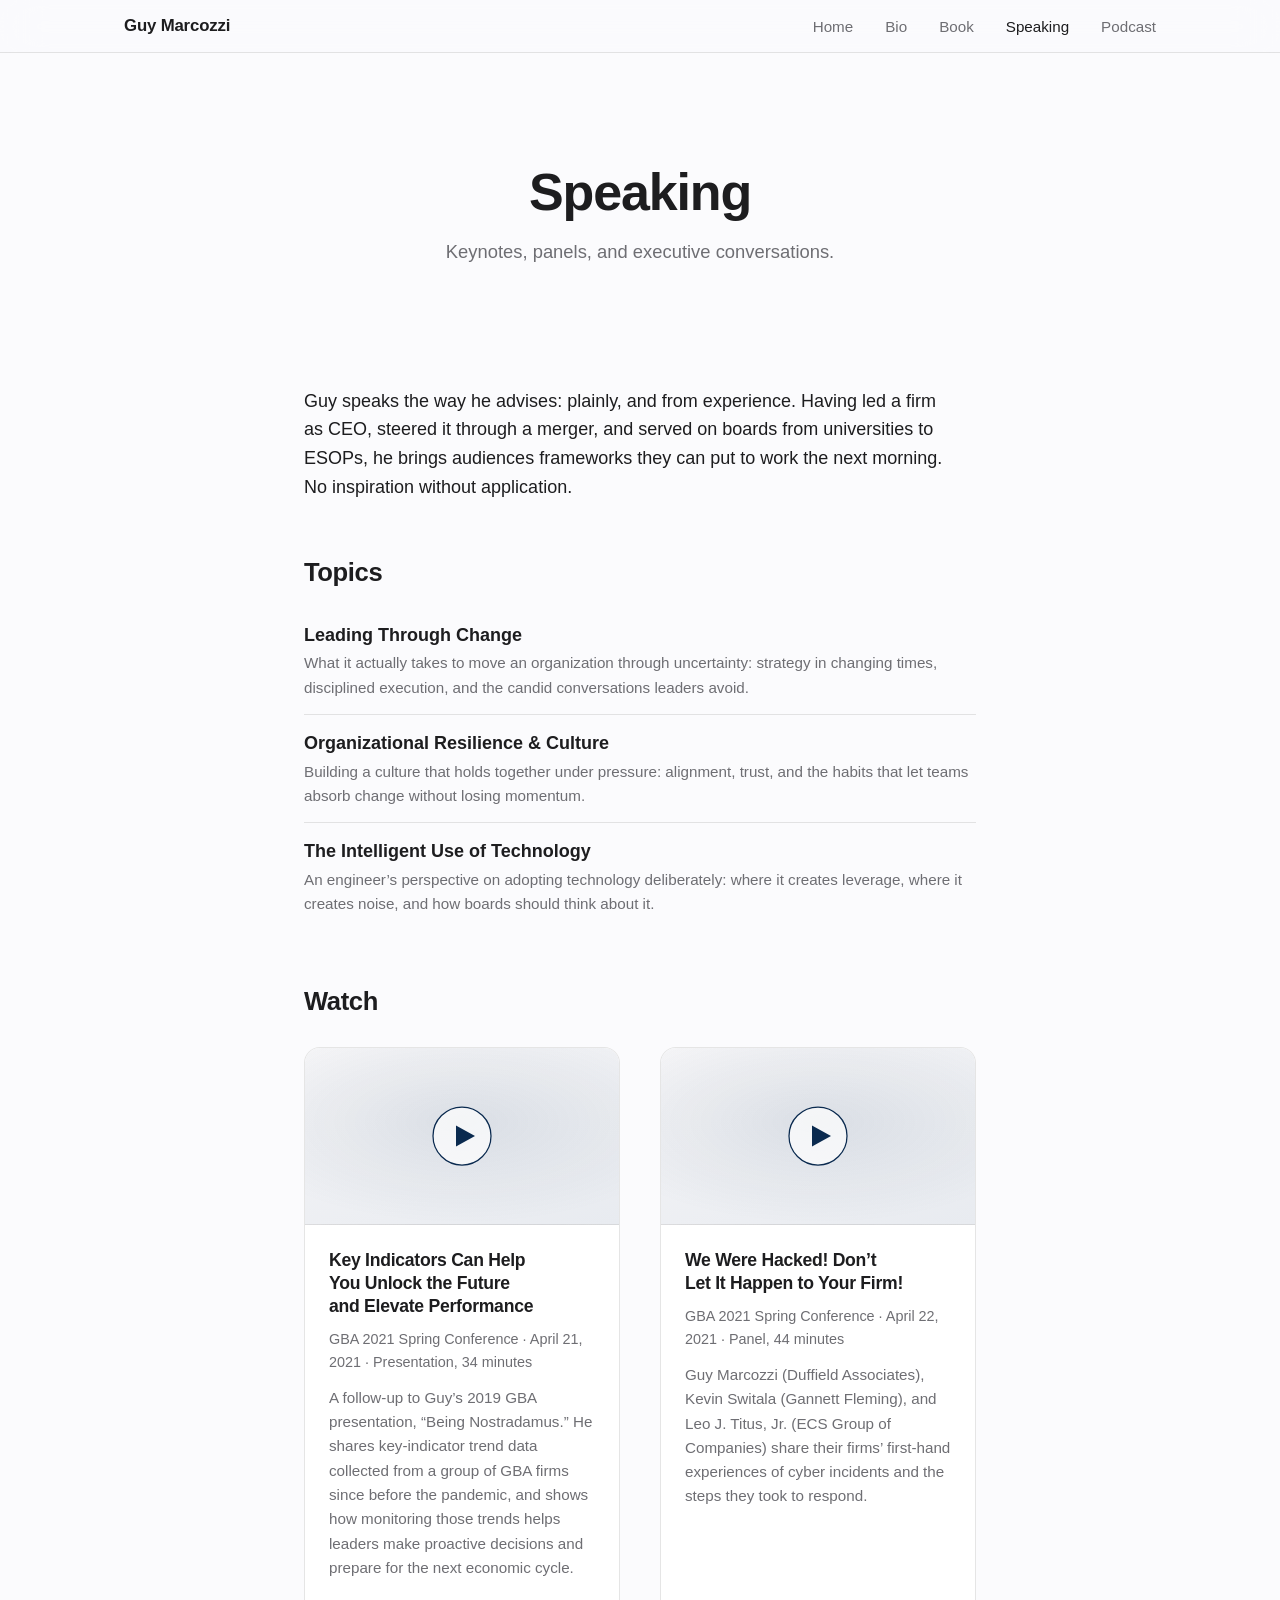
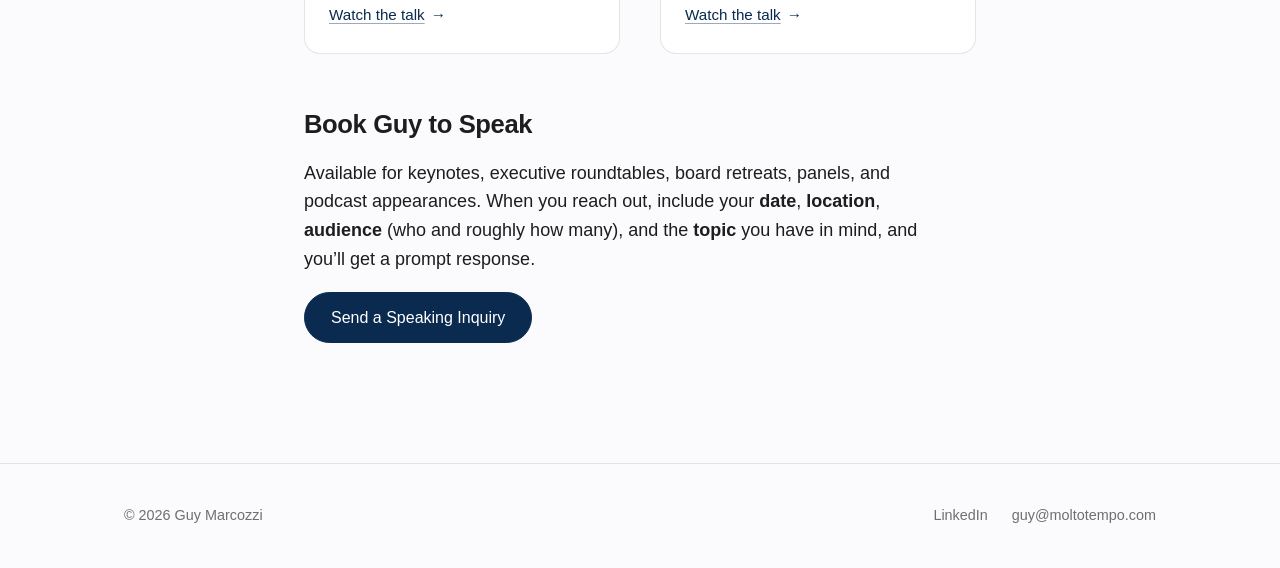
<file: speaking.html>
<!DOCTYPE html>
<html lang="en">
<head>
  <meta charset="UTF-8">
  <meta name="viewport" content="width=device-width, initial-scale=1.0">
  <meta name="color-scheme" content="only light">
  <title>Speaking | Guy Marcozzi</title>
  <meta name="description" content="Book Guy Marcozzi to speak: keynotes, panels, and executive conversations on leadership, organizational resilience, culture, and the intelligent use of technology.">
  <meta property="og:type" content="website">
  <meta property="og:title" content="Speaking | Guy Marcozzi">
  <meta property="og:description" content="Keynotes, panels, and executive conversations.">
  <!-- EDIT: after publishing, make sure this matches your real domain -->
  <meta property="og:image" content="https://moltotempo.com/assets/images/headshot.jpg">
  <meta property="og:url" content="https://moltotempo.com/speaking.html">
  <link rel="icon" type="image/svg+xml" href="assets/images/favicon.svg">
  <link rel="stylesheet" href="assets/css/main.css">
</head>
<body>

  <a class="skip-link" href="#main">Skip to content</a>

  <nav class="site-nav" aria-label="Main navigation">
    <div class="nav-inner">
      <a class="nav-brand" href="index.html">Guy Marcozzi</a>
      <button class="nav-toggle" aria-expanded="false" aria-controls="nav-links" aria-label="Open menu">
        <span class="bar"></span><span class="bar"></span><span class="bar"></span>
      </button>
      <ul class="nav-links" id="nav-links">
        <li><a href="index.html">Home</a></li>
        <li><a href="bio.html">Bio</a></li>
        <li><a href="book.html">Book</a></li>
        <li><a href="speaking.html" aria-current="page">Speaking</a></li>
        <li><a href="podcast.html">Podcast</a></li>
      </ul>
    </div>
  </nav>

  <main id="main">

    <section class="page-hero">
      <div class="container">
        <h1 class="page-title">Speaking</h1>
        <p class="page-subtitle">Keynotes, panels, and executive conversations.</p>
      </div>
    </section>

    <section class="page-body">
      <div class="container content-narrow">

        <!-- EDIT: speaking positioning — one paragraph in Guy's own voice.
             This draft is derived from his background; refine as he prefers. -->
        <p>
          Guy speaks the way he advises: plainly, and from experience. Having led a
          firm as CEO, steered it through a merger, and served on boards from
          universities to ESOPs, he brings audiences frameworks they can put to work
          the next morning. No inspiration without application.
        </p>
        <!-- /EDIT -->

        <h2>Topics</h2>
        <ul>
          <!-- EDIT: topic titles and descriptions — finalize wording with Guy -->
          <li>
            <strong>Leading Through Change</strong>
            <span class="detail">What it actually takes to move an organization through uncertainty: strategy in changing times, disciplined execution, and the candid conversations leaders avoid.</span>
          </li>
          <li>
            <strong>Organizational Resilience &amp; Culture</strong>
            <span class="detail">Building a culture that holds together under pressure: alignment, trust, and the habits that let teams absorb change without losing momentum.</span>
          </li>
          <li>
            <strong>The Intelligent Use of Technology</strong>
            <span class="detail">An engineer’s perspective on adopting technology deliberately: where it creates leverage, where it creates noise, and how boards should think about it.</span>
          </li>
          <!-- /EDIT -->
        </ul>

        <h2>Watch</h2>
        <!-- ============================================================
             HOW TO ADD A VIDEO:
             Each talk below is a .talk-card. The 16:9 .talk-poster block is
             a styled cover, not a player. When a talk becomes available as a
             YouTube or Vimeo video, swap that card's poster contents for an
             iframe — the card keeps its shape and the embed becomes playable:

             <div class="talk-poster">
               <iframe
                 loading="lazy"
                 src="https://www.youtube.com/embed/VIDEO_ID_HERE"
                 title="Talk title — event, year"
                 allow="accelerometer; autoplay; clipboard-write; encrypted-media; gyroscope; picture-in-picture"
                 allowfullscreen></iframe>
             </div>

             1. Copy the video URL from YouTube (or Vimeo).
             2. YouTube: the ID is the part after "v=".
                https://www.youtube.com/watch?v=ABC123xyz  →  ID is ABC123xyz
                Embed URL: https://www.youtube.com/embed/ABC123xyz
                Vimeo: the ID is the number in the URL.
                Embed URL: https://player.vimeo.com/video/123456789
             3. Replace VIDEO_ID_HERE in the iframe src and update the title
                attribute to match the talk.
             4. Copy a whole .talk-card block to add another talk.
             ============================================================ -->
        <div class="video-grid">

          <!-- EDIT: talk 1 — title, event/date/length line, description, and
               watch link. The watch link opens GBA's own sign-in, which then
               returns the visitor to the 2021 Spring Conference session. The
               "state" token in that URL can expire; if it ever stops working,
               swap in one of these stable fallbacks:
               https://www.geoprofessional.org/2021-spring-conference/
               https://members.geoprofessional.org/ -->
          <article class="talk-card">
            <div class="talk-poster">
              <svg class="talk-play" width="60" height="60" viewBox="0 0 60 60" fill="none" aria-hidden="true" focusable="false">
                <circle class="talk-play-ring" cx="30" cy="30" r="29" fill="#ffffff" fill-opacity="0.7" stroke="currentColor" stroke-width="1.25"/>
                <path class="talk-play-tri" d="M24 19.5 43 30 24 40.5Z" fill="currentColor"/>
              </svg>
            </div>
            <div class="talk-body">
              <h3 class="talk-title">Key Indicators Can Help You Unlock the Future and Elevate Performance</h3>
              <p class="talk-meta">GBA 2021 Spring Conference · <time datetime="2021-04-21">April 21, 2021</time> · Presentation, 34 minutes</p>
              <p class="talk-desc">
                A follow-up to Guy’s 2019 GBA presentation, “Being Nostradamus.” He shares
                key-indicator trend data collected from a group of GBA firms since before the
                pandemic, and shows how monitoring those trends helps leaders make proactive
                decisions and prepare for the next economic cycle.
              </p>
              <p class="talk-action">
                <a class="talk-link" href="https://members.geoprofessional.org/lock.aspx?state=sso_CGvNAzRKNqZI&amp;redirect_uri=https%3A%2F%2Fwww.geoprofessional.org%2Fwp-json%2Fsso%2Fv1%2Fcallback&amp;scope=basic_profile&amp;app_id=6e433171-57e5-456a-8b73-4dc74bd660dd" target="_blank" rel="noopener" aria-label="Watch the talk: Key Indicators Can Help You Unlock the Future and Elevate Performance (opens in a new tab)">Watch the talk</a>
              </p>
            </div>
          </article>
          <!-- /EDIT -->

          <!-- EDIT: talk 2 — title, event/date/length line, description, and
               watch link. Same watch link as talk 1 (GBA hosts both sessions
               behind its own sign-in); same fallbacks if the "state" token in
               the URL expires:
               https://www.geoprofessional.org/2021-spring-conference/
               https://members.geoprofessional.org/ -->
          <article class="talk-card">
            <div class="talk-poster">
              <svg class="talk-play" width="60" height="60" viewBox="0 0 60 60" fill="none" aria-hidden="true" focusable="false">
                <circle class="talk-play-ring" cx="30" cy="30" r="29" fill="#ffffff" fill-opacity="0.7" stroke="currentColor" stroke-width="1.25"/>
                <path class="talk-play-tri" d="M24 19.5 43 30 24 40.5Z" fill="currentColor"/>
              </svg>
            </div>
            <div class="talk-body">
              <h3 class="talk-title">We Were Hacked! Don’t Let It Happen to Your Firm!</h3>
              <p class="talk-meta">GBA 2021 Spring Conference · <time datetime="2021-04-22">April 22, 2021</time> · Panel, 44 minutes</p>
              <p class="talk-desc">
                Guy Marcozzi (Duffield Associates), Kevin Switala (Gannett Fleming), and
                Leo J. Titus, Jr. (ECS Group of Companies) share their firms’ first-hand
                experiences of cyber incidents and the steps they took to respond.
              </p>
              <p class="talk-action">
                <a class="talk-link" href="https://members.geoprofessional.org/lock.aspx?state=sso_CGvNAzRKNqZI&amp;redirect_uri=https%3A%2F%2Fwww.geoprofessional.org%2Fwp-json%2Fsso%2Fv1%2Fcallback&amp;scope=basic_profile&amp;app_id=6e433171-57e5-456a-8b73-4dc74bd660dd" target="_blank" rel="noopener" aria-label="Watch the talk: We Were Hacked! Don’t Let It Happen to Your Firm! (opens in a new tab)">Watch the talk</a>
              </p>
            </div>
          </article>
          <!-- /EDIT -->

        </div>

        <h2>Book Guy to Speak</h2>
        <p>
          Available for keynotes, executive roundtables, board retreats, panels, and
          podcast appearances. When you reach out, include your <strong>date</strong>,
          <strong>location</strong>, <strong>audience</strong> (who and roughly how
          many), and the <strong>topic</strong> you have in mind, and you’ll get a
          prompt response.
        </p>
        <p>
          <a class="btn btn-solid" href="mailto:guy@moltotempo.com" data-mailto>Send a Speaking Inquiry</a>
        </p>

      </div>
    </section>

  </main>

  <footer class="site-footer">
    <div class="footer-inner">
      <p>© 2026 Guy Marcozzi</p>
      <ul class="footer-links">
        <li><a href="https://www.linkedin.com/in/guy-marcozzi-b12744a/" data-linkedin target="_blank" rel="noopener">LinkedIn</a></li>
        <li><a href="mailto:guy@moltotempo.com" data-mailto data-email-text>guy@moltotempo.com</a></li>
      </ul>
    </div>
  </footer>

  <script src="assets/js/main.js"></script>
</body>
</html>
</file>
<file: assets/css/main.css>
/* ============================================================
   guymarcozzi.com — main.css
   Apple-inspired: clarity, deference, whitespace.
   Palette: near-white bg, near-black text, one navy accent.
   ============================================================ */

:root {
  color-scheme: only light;
  --bg: #fbfbfd;
  --text: #1d1d1f;
  --muted: #6e6e73;
  --accent: #0a2a4f;
  --accent-hover: #123c6d;
  --divider: rgba(0, 0, 0, 0.1);
  --card-bg: #ffffff;
  --radius: 16px;
  --nav-height: 52px;
  --ease: cubic-bezier(0.25, 0.1, 0.25, 1);
}

/* ---------- Reset & base ---------- */

*,
*::before,
*::after {
  box-sizing: border-box;
  margin: 0;
  padding: 0;
}

html {
  scroll-behavior: smooth;
}

body {
  font-family: -apple-system, BlinkMacSystemFont, "SF Pro Text", "Segoe UI",
    Inter, sans-serif;
  font-size: 17px;
  line-height: 1.6;
  color: var(--text);
  background: var(--bg);
  min-height: 100vh;
  min-height: 100svh;
  display: flex;
  flex-direction: column;
  -webkit-tap-highlight-color: transparent;
  -webkit-font-smoothing: antialiased;
  text-rendering: optimizeLegibility;
}

main {
  flex: 1 0 auto;
}

img {
  max-width: 100%;
  height: auto;
  display: block;
}

a {
  color: var(--accent);
  text-decoration: none;
  transition: color 180ms var(--ease);
}

a:hover {
  color: var(--accent-hover);
}

main p a:not(.btn) {
  text-decoration: underline;
  text-decoration-thickness: 1px;
  text-underline-offset: 3px;
  text-decoration-color: rgba(10, 42, 79, 0.4);
}

main p a:not(.btn):hover {
  text-decoration-color: currentColor;
}

a:focus-visible,
button:focus-visible {
  outline: 2px solid var(--accent);
  outline-offset: 3px;
}

.skip-link {
  position: absolute;
  top: -100px;
  left: 24px;
  z-index: 200;
  background: var(--accent);
  color: #fff;
  padding: 10px 20px;
  border-radius: 980px;
  font-weight: 500;
}

.skip-link:focus {
  top: 10px;
}

/* ---------- Type scale ---------- */

h1,
h2,
h3 {
  font-weight: 600;
  letter-spacing: -0.015em;
  line-height: 1.12;
  color: var(--text);
}

h1 {
  font-size: clamp(2.5rem, 6vw, 4.25rem);
  letter-spacing: -0.022em;
}

h2 {
  font-size: clamp(1.75rem, 3.5vw, 2.5rem);
}

h3 {
  font-size: 1.25rem;
  line-height: 1.3;
}

h1,
h2,
h3 {
  text-wrap: balance;
}

.hero-eyebrow,
.hero-tagline,
.page-subtitle {
  text-wrap: balance;
}

p,
li,
blockquote {
  text-wrap: pretty;
}

p {
  max-width: 65ch;
}

/* ---------- Layout ---------- */

.container {
  max-width: 1080px;
  margin: 0 auto;
  padding: 0 24px;
}

.content-narrow {
  max-width: 720px;
}

.content-mid {
  max-width: 920px;
}

section {
  padding: 64px 0;
}

@media (min-width: 768px) {
  body {
    font-size: 18px;
  }
  section {
    padding: 120px 0;
  }
}

.hero-eyebrow,
.section-label {
  font-size: 0.85rem;
  font-weight: 600;
  text-transform: uppercase;
  letter-spacing: 0.12em;
  margin-bottom: 16px;
}

.hero-eyebrow {
  color: var(--accent);
}

.section-label {
  color: var(--muted);
}

.divider {
  border: none;
  border-top: 1px solid var(--divider);
  margin: 48px 0;
}

/* ---------- Buttons ---------- */

.btn {
  display: inline-block;
  font-size: 1rem;
  font-weight: 500;
  padding: 12px 26px;
  border-radius: 980px;
  border: 1px solid var(--accent);
  color: var(--accent);
  background: transparent;
  cursor: pointer;
  transition: background-color 180ms var(--ease), color 180ms var(--ease),
    border-color 180ms var(--ease), transform 180ms var(--ease);
}

.btn:hover {
  background: var(--accent);
  color: #fff;
}

.btn:active {
  transform: scale(0.97);
  transition-duration: 80ms;
}

.btn-solid {
  background: var(--accent);
  color: #fff;
}

.btn-solid:hover {
  background: var(--accent-hover);
  border-color: var(--accent-hover);
  color: #fff;
}

.btn-row {
  display: flex;
  flex-wrap: wrap;
  gap: 14px;
  margin-top: 32px;
}

/* ---------- Nav ---------- */

.site-nav {
  position: sticky;
  top: 0;
  z-index: 100;
  background: rgba(251, 251, 253, 0.8);
  -webkit-backdrop-filter: saturate(180%) blur(20px);
  backdrop-filter: saturate(180%) blur(20px);
  border-bottom: 1px solid var(--divider);
}

.nav-inner {
  max-width: 1080px;
  margin: 0 auto;
  padding: 0 24px;
  height: var(--nav-height);
  display: flex;
  align-items: center;
  justify-content: space-between;
}

.nav-brand {
  font-size: 1.05rem;
  font-weight: 600;
  color: var(--text);
  letter-spacing: -0.01em;
}

.nav-brand:hover {
  color: var(--accent);
}

.nav-links {
  display: flex;
  align-items: center;
  gap: 32px;
  list-style: none;
}

.nav-links a {
  font-size: 0.95rem;
  color: var(--muted);
  padding: 4px 0;
}

.nav-links a:hover {
  color: var(--text);
}

.nav-links a[aria-current="page"] {
  color: var(--text);
  font-weight: 500;
}

.nav-toggle {
  display: none;
  background: none;
  border: none;
  cursor: pointer;
  padding: 12px;
  margin-right: -12px;
}

.nav-toggle .bar {
  display: block;
  width: 20px;
  height: 1.5px;
  background: var(--text);
  margin: 5px 0;
  transition: transform 250ms var(--ease), opacity 250ms var(--ease);
}

@media (max-width: 767px) {
  .nav-toggle {
    display: block;
  }
  .nav-links {
    position: absolute;
    top: var(--nav-height);
    left: 0;
    right: 0;
    flex-direction: column;
    align-items: flex-start;
    gap: 0;
    background: rgba(251, 251, 253, 0.97);
    -webkit-backdrop-filter: blur(20px);
    backdrop-filter: blur(20px);
    border-bottom: 1px solid var(--divider);
    padding: 8px 24px 16px;
    display: flex;
    visibility: hidden;
    opacity: 0;
    transform: translateY(-8px);
    pointer-events: none;
    transition: opacity 200ms var(--ease), transform 200ms var(--ease),
      visibility 0s linear 200ms;
  }
  .nav-links.open {
    visibility: visible;
    opacity: 1;
    transform: none;
    pointer-events: auto;
    transition: opacity 200ms var(--ease), transform 200ms var(--ease);
  }
  .nav-links li {
    width: 100%;
  }
  .nav-links a {
    display: block;
    padding: 12px 0;
    font-size: 1.05rem;
  }
  .nav-toggle[aria-expanded="true"] .bar:nth-child(1) {
    transform: translateY(6.5px) rotate(45deg);
  }
  .nav-toggle[aria-expanded="true"] .bar:nth-child(2) {
    opacity: 0;
  }
  .nav-toggle[aria-expanded="true"] .bar:nth-child(3) {
    transform: translateY(-6.5px) rotate(-45deg);
  }
}

/* ---------- Hero (home) ---------- */

.home-hero {
  padding-top: 72px;
}

.hero-grid {
  display: grid;
  grid-template-columns: 1fr;
  gap: 48px;
  align-items: center;
}

@media (min-width: 768px) {
  .home-hero {
    padding-top: 120px;
  }
  .hero-grid {
    grid-template-columns: 1.15fr 0.85fr;
    gap: 64px;
  }
}

.hero-tagline {
  font-size: clamp(1.15rem, 2.5vw, 1.45rem);
  font-weight: 500;
  color: var(--text);
  margin-top: 20px;
  letter-spacing: -0.01em;
}

.hero-desc {
  color: var(--muted);
  margin-top: 16px;
  font-size: 1.05rem;
}

.hero-photo img {
  border-radius: var(--radius);
  width: 100%;
  height: auto;
  box-shadow: 0 1px 4px rgba(0, 0, 0, 0.06);
}

/* ---------- Focus cards ---------- */

.focus-grid {
  display: grid;
  grid-template-columns: 1fr;
  gap: 20px;
  margin-top: 32px;
}

@media (min-width: 600px) {
  .focus-grid {
    grid-template-columns: repeat(2, 1fr);
  }
}

@media (min-width: 768px) {
  .focus-grid {
    gap: 24px;
  }
}

.focus-card {
  position: relative;
  background: var(--card-bg);
  border: 1px solid var(--divider);
  border-radius: var(--radius);
  padding: 28px 24px;
  transition: transform 200ms var(--ease), box-shadow 200ms var(--ease);
}

.focus-card:has(a):hover {
  transform: translateY(-3px);
  box-shadow: 0 4px 16px rgba(0, 0, 0, 0.05);
}

.focus-card a::after {
  content: "";
  position: absolute;
  inset: 0;
}

.focus-card h3 {
  margin-bottom: 10px;
}

.focus-card p {
  font-size: 0.95rem;
  color: var(--muted);
}

/* ---------- Proof / highlights ---------- */

.proof-section {
  border-top: 1px solid var(--divider);
}

.proof-grid {
  display: grid;
  grid-template-columns: 1fr;
  gap: 48px 40px;
  margin-top: 32px;
}

@media (min-width: 1024px) {
  .proof-grid {
    grid-template-columns: repeat(3, 1fr);
  }
}

.proof-item {
  border-top: 1px solid var(--divider);
  padding-top: 24px;
}

.proof-item h3 {
  font-size: 1.15rem;
  margin-bottom: 10px;
}

.proof-item p {
  font-size: 0.95rem;
  color: var(--muted);
}

/* ---------- CTA band ---------- */

.cta-strip {
  text-align: center;
  border-top: 1px solid var(--divider);
}

.cta-strip p {
  color: var(--muted);
  margin: 16px auto 0;
}

.cta-strip .btn {
  margin-top: 32px;
}

/* ---------- Inner-page hero ---------- */

.page-hero {
  padding: 72px 0 0;
  text-align: center;
}

@media (min-width: 768px) {
  .page-hero {
    padding: 110px 0 0;
  }
}


.page-subtitle {
  color: var(--muted);
  font-size: 1.15rem;
  margin: 16px auto 0;
}

.page-subtitle .byline {
  display: inline-block;
  margin-top: 10px;
  font-size: 0.85rem;
  font-weight: 600;
  text-transform: uppercase;
  letter-spacing: 0.12em;
}

.page-title {
  font-size: clamp(2.25rem, 4.5vw, 3.25rem);
}

.page-body h2 {
  font-size: 1.6rem;
  margin: 56px 0 20px;
}

.page-body h2:first-child {
  margin-top: 0;
}

.page-body p + p {
  margin-top: 1em;
}

.page-body ul {
  list-style: none;
  margin-top: 8px;
}

.page-body ul li {
  padding: 14px 0;
  border-bottom: 1px solid var(--divider);
}

.page-body ul li:last-child {
  border-bottom: none;
}

.page-body ul li strong {
  font-weight: 600;
}

.page-body ul li .detail {
  color: var(--muted);
  font-size: 0.95rem;
  display: block;
  margin-top: 2px;
}

/* ---------- Bio ---------- */

.bio-photo {
  width: 200px;
  height: 200px;
  object-fit: cover;
  object-position: top;
  border-radius: 50%;
  margin: 40px auto 0;
  box-shadow: 0 1px 4px rgba(0, 0, 0, 0.08);
}

/* ---------- Book ---------- */

.book-layout {
  display: grid;
  grid-template-columns: 1fr;
  gap: 48px;
  align-items: start;
}

@media (min-width: 768px) {
  .book-layout {
    grid-template-columns: 280px 1fr;
  }
}

.book-cover img {
  border-radius: 12px;
  border: 1px solid rgba(0, 0, 0, 0.08);
  max-width: 280px;
  box-shadow: 0 20px 40px -20px rgba(10, 42, 79, 0.22),
    0 2px 6px rgba(0, 0, 0, 0.06);
}

.book-cover-placeholder {
  aspect-ratio: 2 / 3;
  border: 1px solid var(--divider);
  border-radius: 12px;
  background: linear-gradient(160deg, #f2f2f7, #e8e8ee);
  display: flex;
  align-items: center;
  justify-content: center;
  text-align: center;
  padding: 24px;
  color: #58585d;
  font-size: 0.95rem;
  line-height: 2;
  max-width: 280px;
}

.book-cover-placeholder em {
  display: block;
  font-size: 1.5rem;
  font-weight: 600;
  font-style: italic;
  color: var(--accent);
}

blockquote {
  margin: 36px 0;
  font-size: 1.35rem;
  font-weight: 500;
  line-height: 1.4;
  letter-spacing: -0.01em;
  color: var(--text);
}

blockquote footer {
  margin-top: 14px;
  font-size: 0.95rem;
  font-weight: 400;
  color: var(--muted);
}

/* ---------- Speaking: video grid ---------- */

.video-grid {
  display: grid;
  grid-template-columns: 1fr;
  gap: 40px;
  margin-top: 32px;
}

@media (min-width: 768px) {
  .video-grid {
    grid-template-columns: repeat(2, 1fr);
  }
}


/* ---------- Footer ---------- */

.site-footer {
  border-top: 1px solid var(--divider);
  padding: 40px 0;
}

.footer-inner {
  max-width: 1080px;
  margin: 0 auto;
  padding: 0 24px;
  display: flex;
  flex-wrap: wrap;
  gap: 12px 32px;
  align-items: center;
  justify-content: space-between;
  font-size: 0.9rem;
  color: var(--muted);
}

.footer-links {
  display: flex;
  gap: 24px;
  list-style: none;
}

.footer-links a {
  display: inline-block;
  padding: 12px 0;
  margin: -12px 0;
  color: var(--muted);
}

.footer-links a:hover {
  color: var(--accent);
}

.nav-links a:active,
.footer-links a:active {
  opacity: 0.6;
}

/* ---------- Reveal animation ---------- */

.reveal-armed {
  opacity: 0;
  transform: translateY(18px);
  transition: opacity 500ms var(--ease), transform 500ms var(--ease);
}

.reveal-armed.in-view {
  opacity: 1;
  transform: none;
}

@media (prefers-reduced-motion: reduce) {
  html {
    scroll-behavior: auto;
  }
  .reveal-armed {
    opacity: 1;
    transform: none;
    transition: none;
  }
  * {
    transition-duration: 0.01ms !important;
    transition-delay: 0s !important;
  }
}

/* ---------- Mobile reading sizes ---------- */

@media (max-width: 767px) {
  .focus-card p,
  .proof-item p,
  .page-body ul li .detail {
    font-size: 1rem;
  }
}

/* ---------- Speaking: talk cards ---------- */

.talk-card {
  position: relative;
  display: flex;
  flex-direction: column;
  background: var(--card-bg);
  border: 1px solid var(--divider);
  border-radius: var(--radius);
  overflow: hidden;
  transition: transform 200ms var(--ease), box-shadow 200ms var(--ease);
}

.talk-card:hover,
.talk-card:focus-within {
  transform: translateY(-3px);
  box-shadow: 0 4px 16px rgba(0, 0, 0, 0.05);
}

.talk-poster {
  position: relative;
  aspect-ratio: 16 / 9;
  display: flex;
  align-items: center;
  justify-content: center;
  color: var(--accent);
  border-bottom: 1px solid var(--divider);
  background: radial-gradient(
      110% 85% at 50% 42%,
      rgba(10, 42, 79, 0.09),
      rgba(10, 42, 79, 0) 68%
    ),
    linear-gradient(160deg, #f5f5f7 0%, #e8ebf0 100%);
}

/* If a real embed is dropped in, it takes the clicks instead of the card link */
.talk-card:has(.talk-poster iframe) .talk-poster {
  z-index: 1;
}

.talk-poster iframe {
  position: absolute;
  inset: 0;
  width: 100%;
  height: 100%;
  border: 0;
}

.talk-play {
  transition: transform 200ms var(--ease);
}

.talk-play-ring,
.talk-play-tri {
  transition: fill 200ms var(--ease), fill-opacity 200ms var(--ease);
}

.talk-card:hover .talk-play,
.talk-card:focus-within .talk-play {
  transform: scale(1.05);
}

.talk-card:hover .talk-play-ring,
.talk-card:focus-within .talk-play-ring {
  fill: var(--accent);
  fill-opacity: 1;
}

.talk-card:hover .talk-play-tri,
.talk-card:focus-within .talk-play-tri {
  fill: #fff;
}

.talk-body {
  display: flex;
  flex-direction: column;
  flex: 1 0 auto;
  padding: 24px;
}

.page-body .talk-card p {
  margin: 0;
  max-width: none;
}

.talk-card .talk-title {
  font-size: 1.1rem;
  margin-bottom: 10px;
}

.page-body .talk-card .talk-meta {
  font-size: 0.9rem;
  font-weight: 500;
  color: var(--muted);
  margin-bottom: 12px;
}

.page-body .talk-card .talk-desc {
  font-size: 0.95rem;
  color: var(--muted);
}

.page-body .talk-card .talk-action {
  margin-top: auto;
  padding-top: 20px;
}

.talk-link {
  font-weight: 500;
  font-size: 0.95rem;
}

/* Makes the whole card a click target for the watch link */
.talk-link::before {
  content: "";
  position: absolute;
  inset: 0;
}

.talk-link::after {
  content: "→";
  display: inline-block;
  margin-left: 6px;
  transition: transform 200ms var(--ease);
}

.talk-card:hover .talk-link::after,
.talk-card:focus-within .talk-link::after {
  transform: translateX(3px);
}

@media (max-width: 767px) {
  .page-body .talk-card .talk-desc {
    font-size: 1rem;
  }
}

/* ---------- Podcast: GeoHeroes episodes ---------- */

/* Shared audio player — native controls, sized to the column */

.episode-audio {
  display: block;
  width: 100%;
  max-width: 460px;
  border-radius: 980px;
}

.episode-audio:focus-visible {
  outline: 2px solid var(--accent);
  outline-offset: 3px;
}

/* Featured episode card */

.episode-featured {
  background: var(--card-bg);
  border: 1px solid var(--divider);
  border-radius: 18px;
  padding: 28px 24px;
  margin-top: 40px;
}

@media (min-width: 768px) {
  .episode-featured {
    padding: 36px 32px;
  }
}

.episode-featured .section-label {
  margin-bottom: 12px;
}

.episode-featured .featured-title {
  font-size: 1.5rem;
  margin: 0 0 10px;
}

.page-body .episode-featured p {
  max-width: 58ch;
}

.page-body .episode-featured .episode-meta {
  font-size: 0.95rem;
  font-weight: 500;
  color: var(--muted);
  margin-bottom: 14px;
}

.page-body .episode-featured .episode-desc {
  font-size: 1rem;
  color: var(--muted);
  margin-bottom: 22px;
}

.page-body .episode-featured .episode-featured-link {
  margin-top: 18px;
  font-size: 0.95rem;
  font-weight: 500;
}

/* Episode list — keyline rows, inherits .page-body ul li */

.page-body .episode-count {
  color: var(--muted);
  font-size: 0.95rem;
  margin-top: -6px;
}

.episode-list {
  margin-top: 20px;
}

.page-body .episode-list li {
  padding: 22px 0;
}

.episode-list .episode-title {
  font-size: 1.05rem;
  font-weight: 600;
  letter-spacing: -0.01em;
  margin: 0;
}

.page-body .episode-list li .detail {
  margin-top: 4px;
}

.episode-play {
  display: flex;
  flex-wrap: wrap;
  align-items: center;
  gap: 12px 20px;
  margin-top: 14px;
}

.episode-play .episode-audio {
  flex: 1 1 260px;
}

.episode-link {
  font-size: 0.95rem;
  font-weight: 500;
  white-space: nowrap;
  text-decoration: underline;
  text-decoration-thickness: 1px;
  text-underline-offset: 3px;
  text-decoration-color: rgba(10, 42, 79, 0.4);
}

.episode-link:hover {
  text-decoration-color: currentColor;
}

@media (max-width: 767px) {
  .page-body .episode-featured .episode-desc,
  .page-body .episode-count {
    font-size: 1rem;
  }
}
</file>
